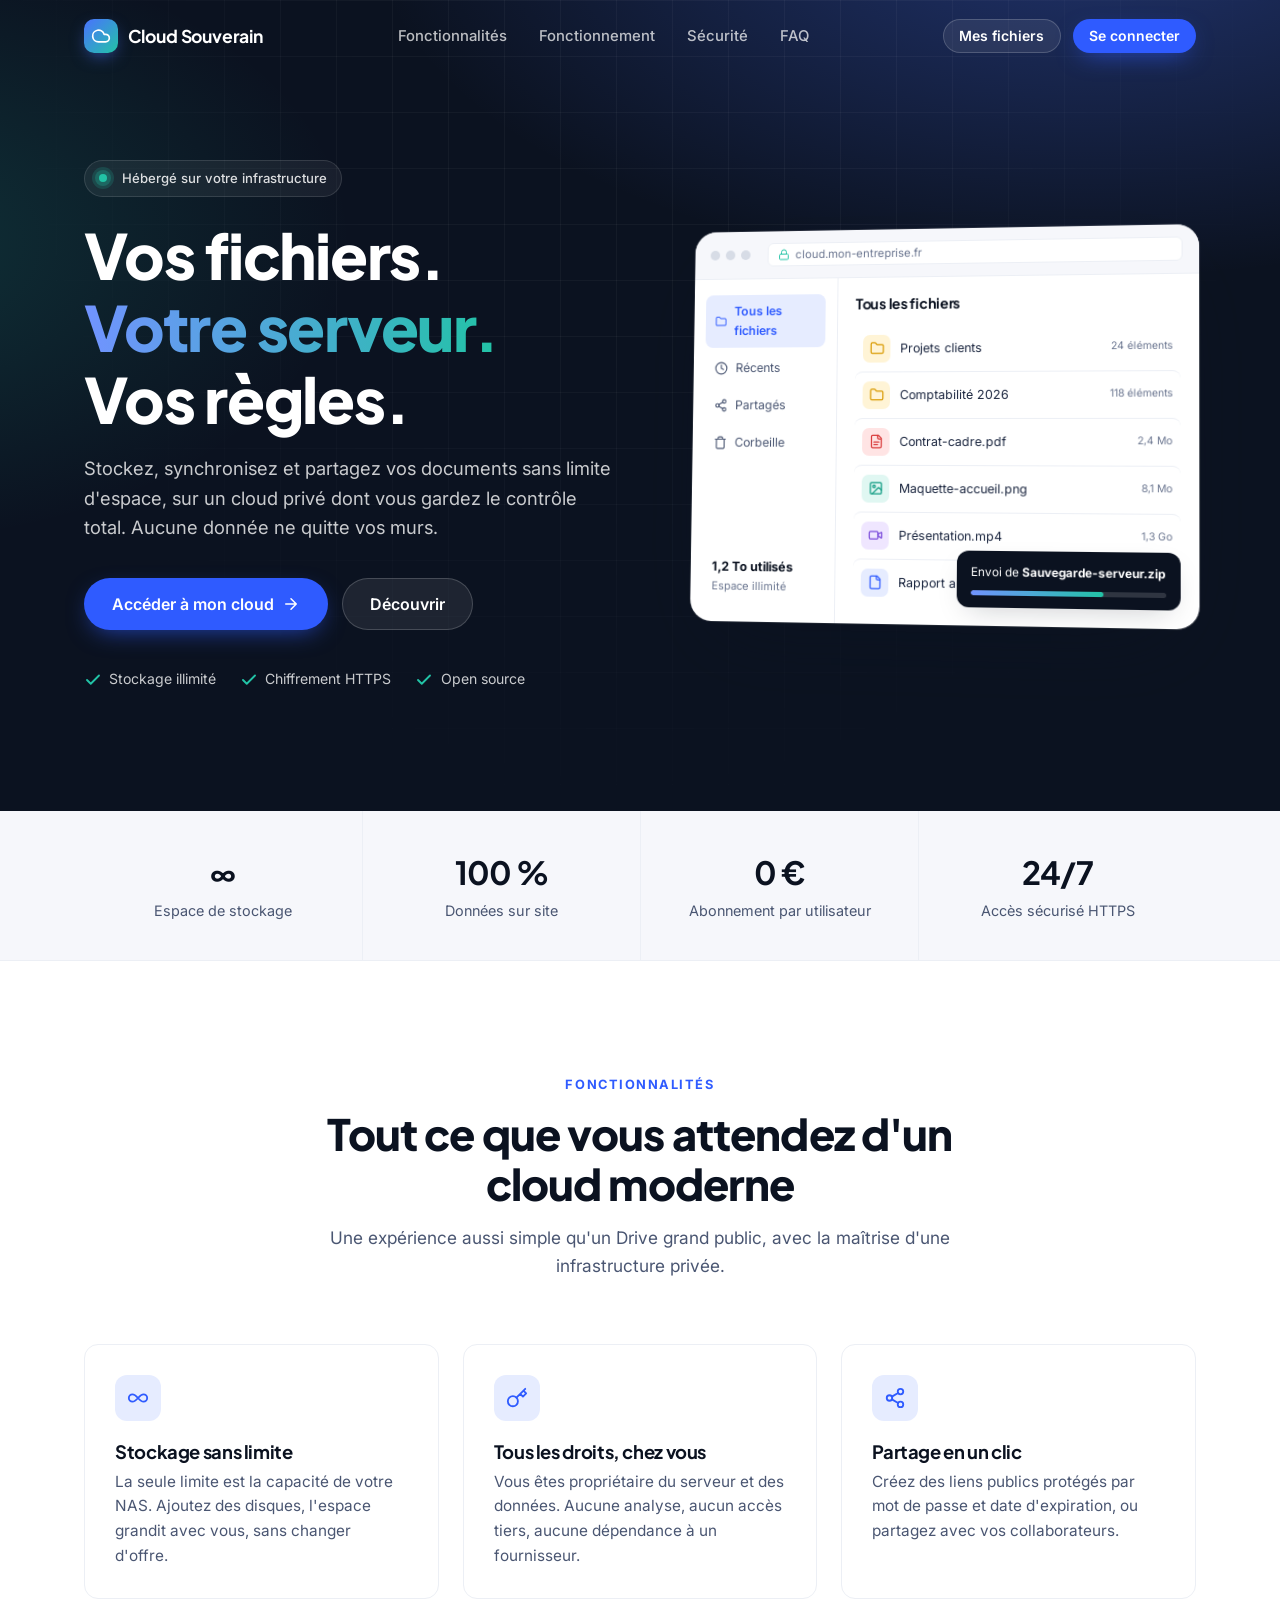
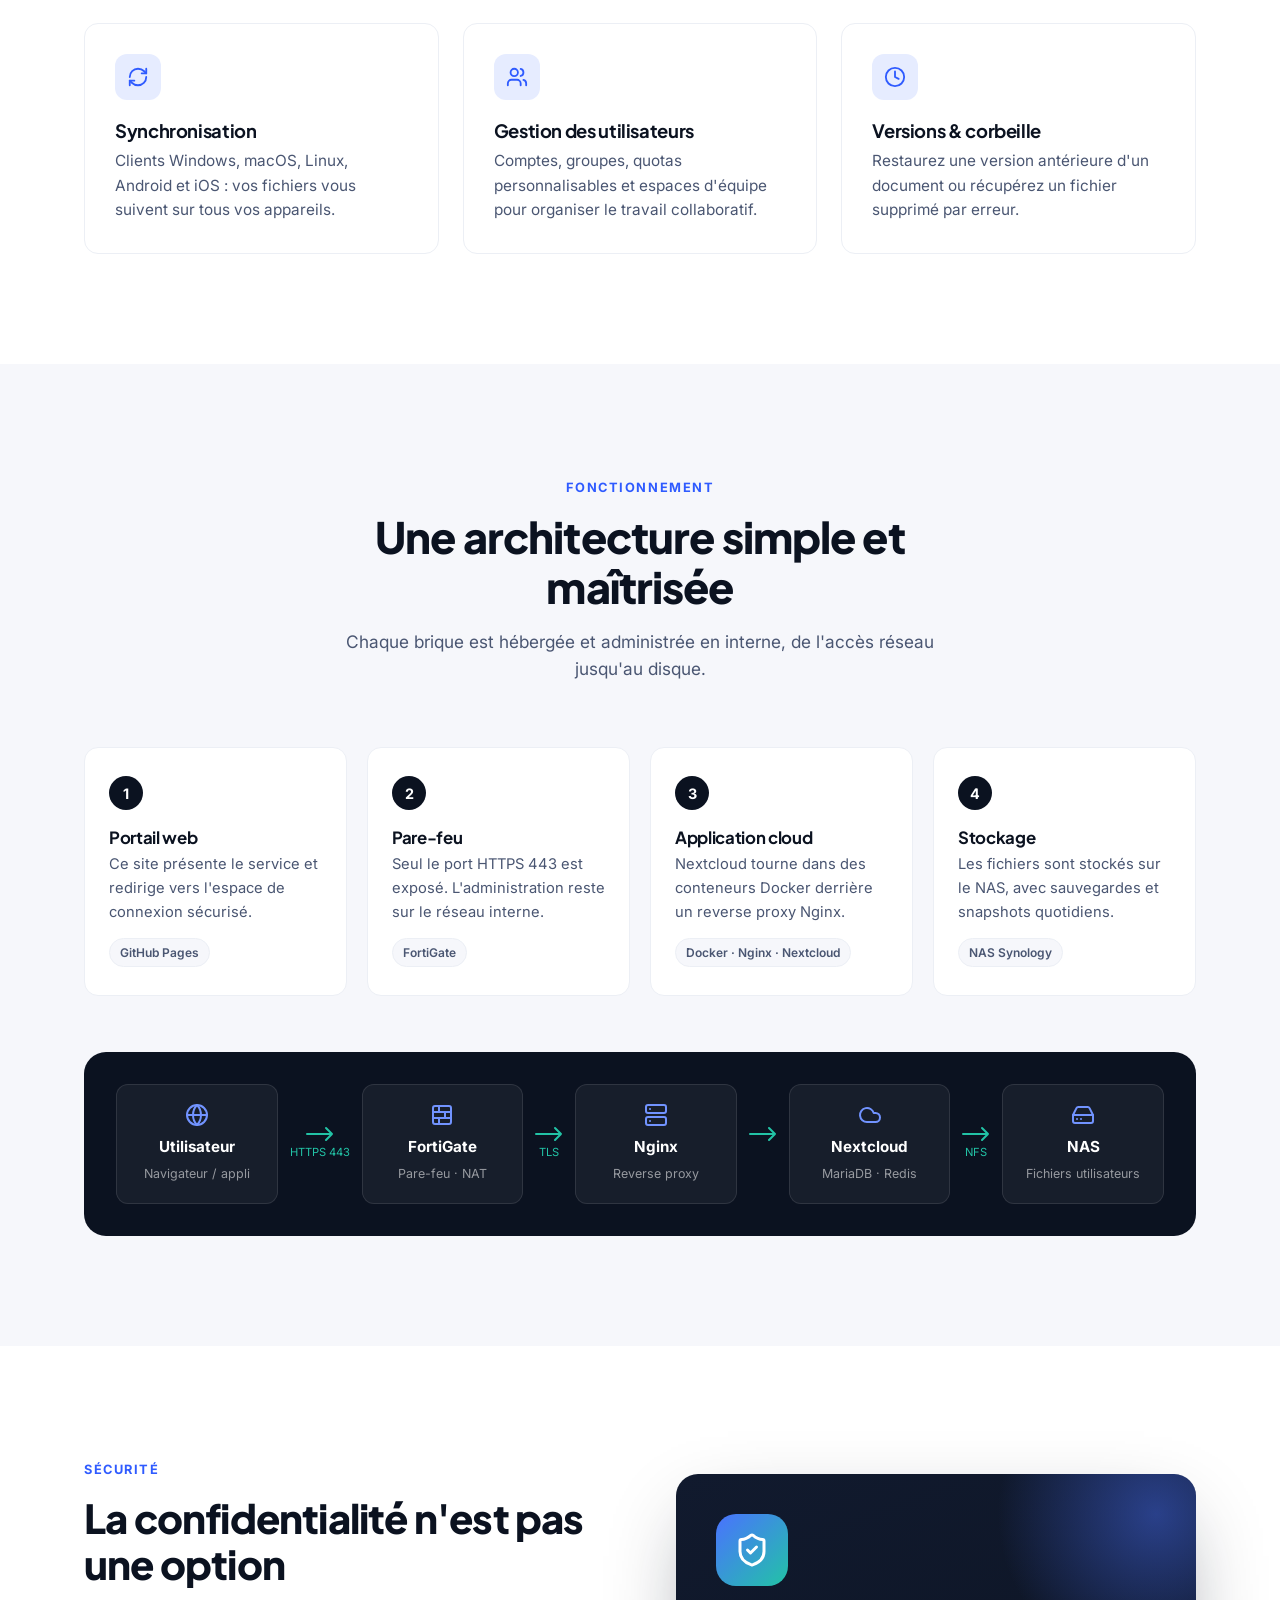
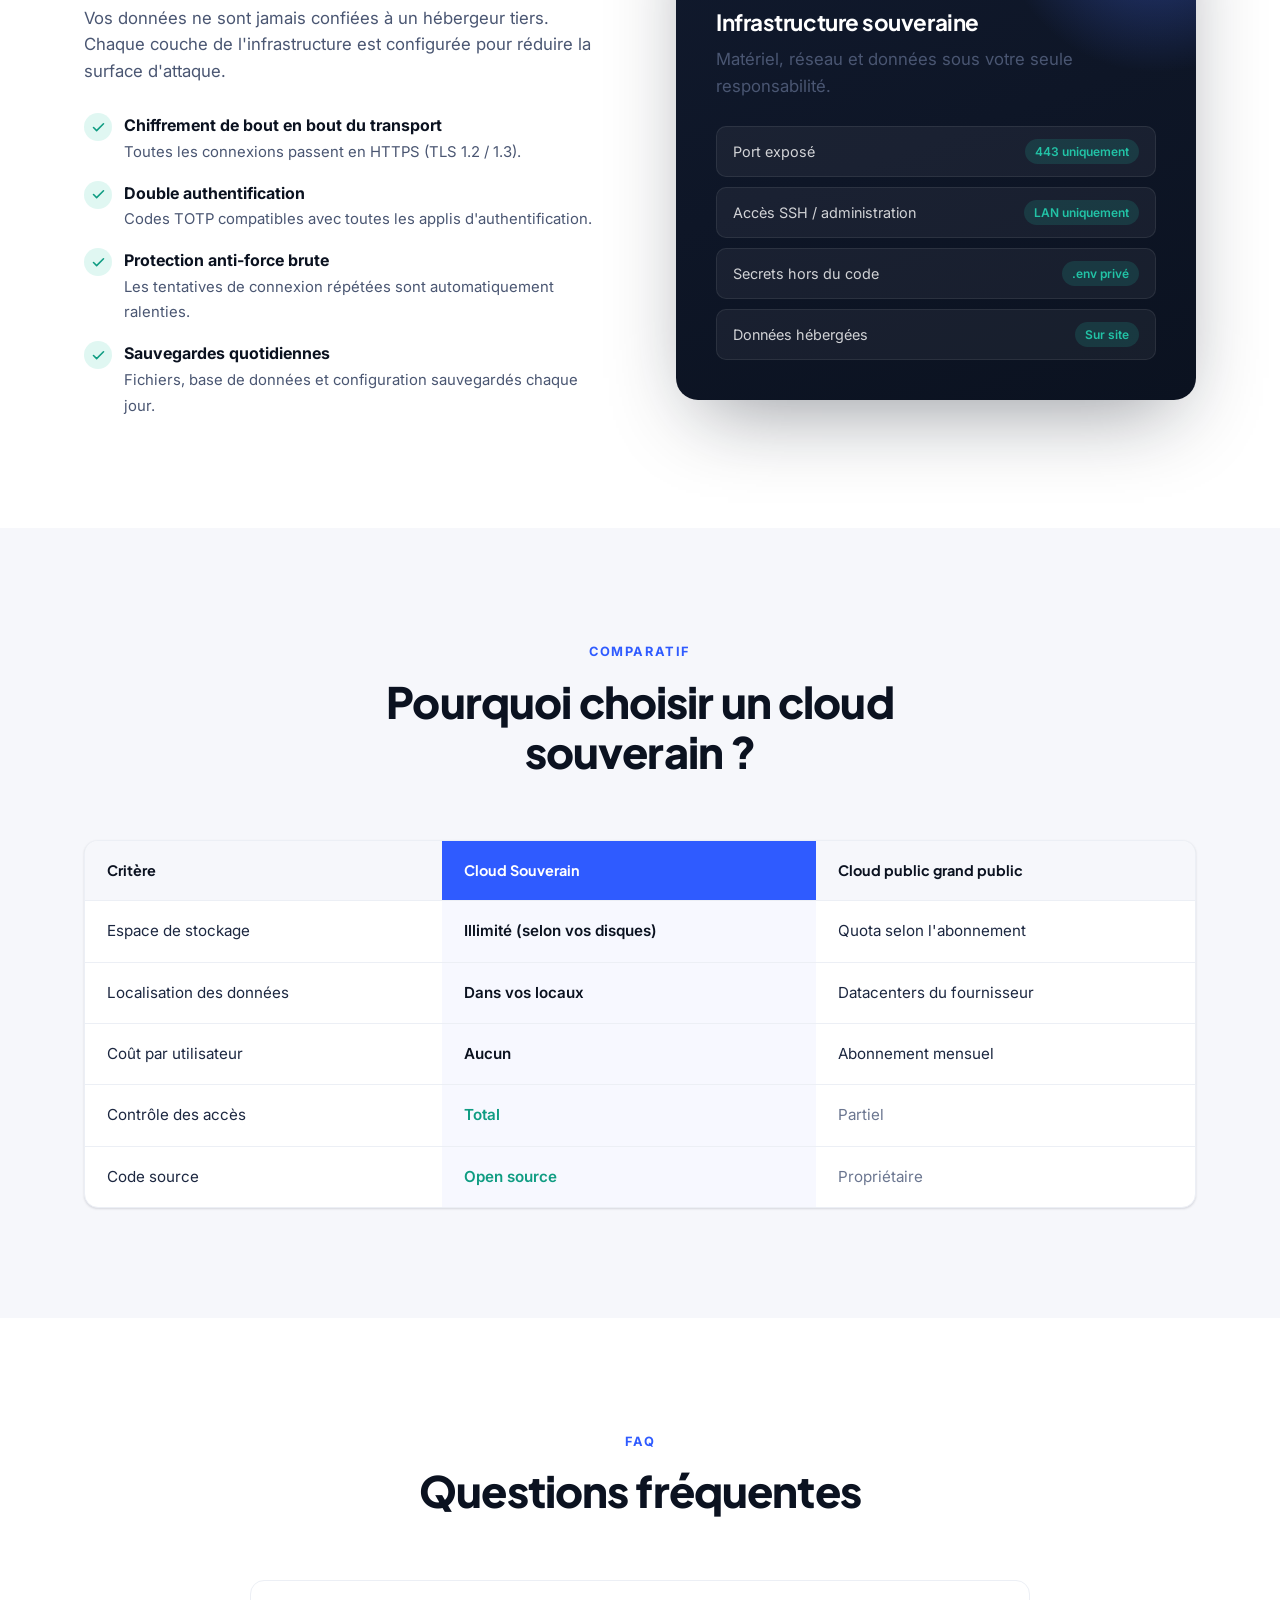
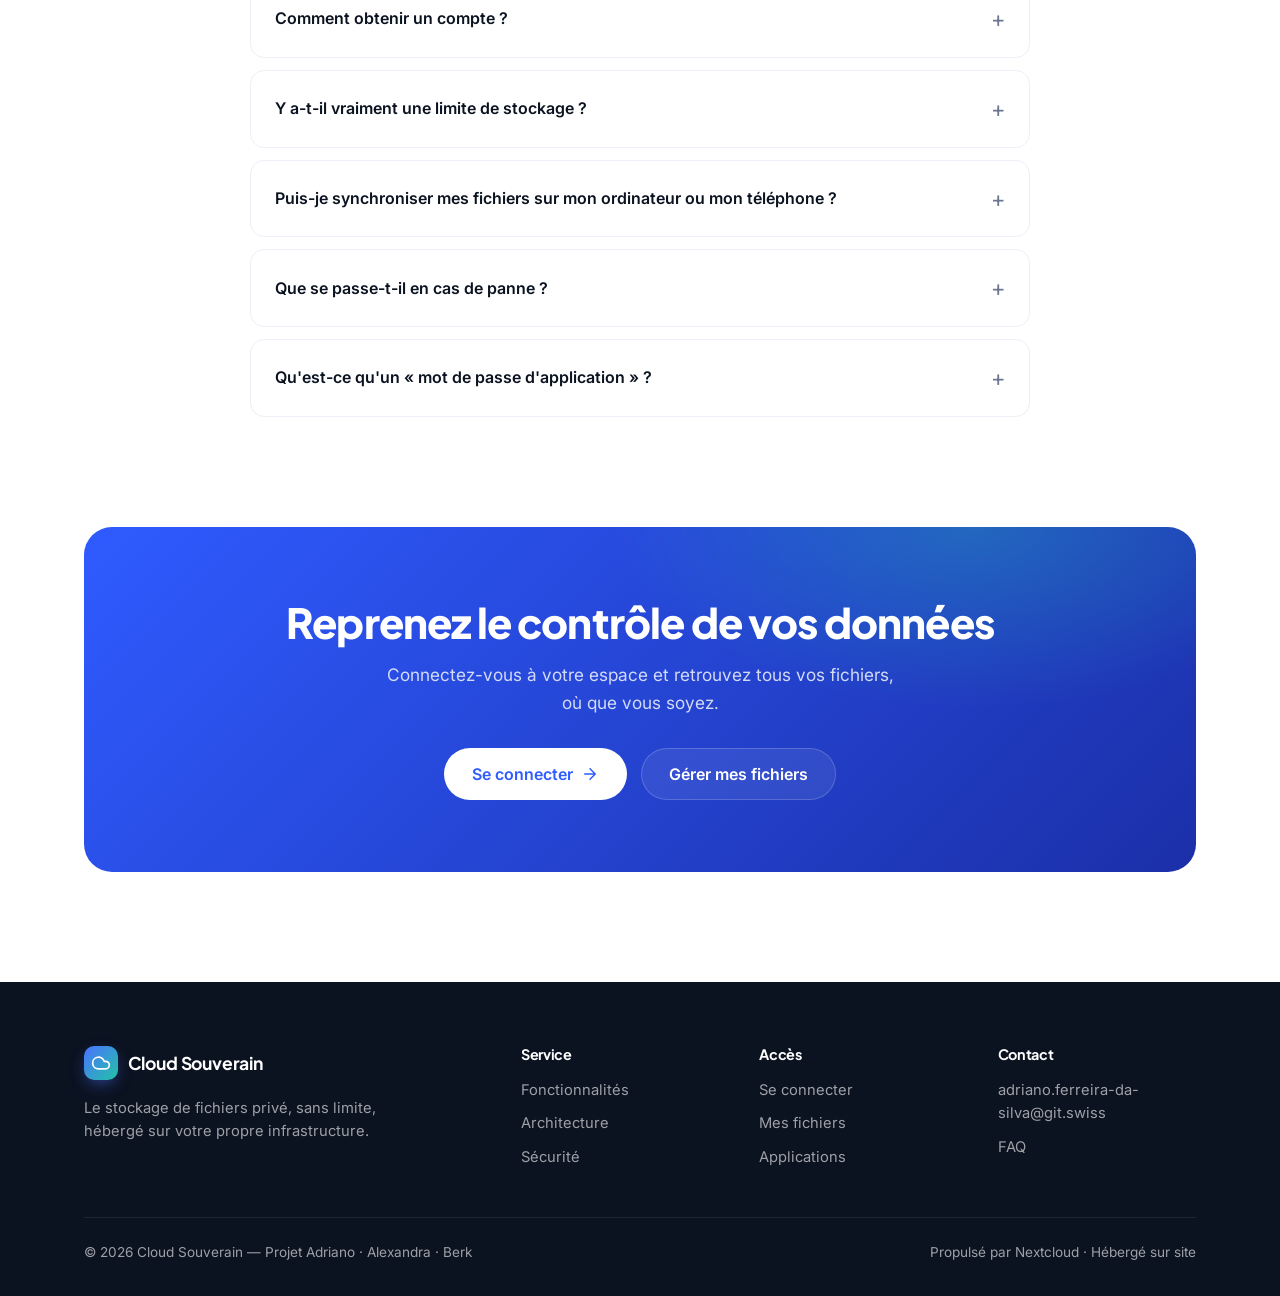
<file: site/index.html>
<!doctype html>
<html lang="fr">
<head>
  <meta charset="utf-8">
  <meta name="viewport" content="width=device-width, initial-scale=1, viewport-fit=cover">
  <title>Cloud Souverain — Vos fichiers, chez vous</title>
  <meta name="description" content="Cloud Souverain : stockage de fichiers privé, sans limite, hébergé sur votre propre infrastructure. L'alternative souveraine à Google Drive.">
  <meta name="theme-color" content="#0b1220">
  <link rel="icon" href="assets/favicon.svg" type="image/svg+xml">
  <link rel="preconnect" href="https://fonts.googleapis.com">
  <link rel="preconnect" href="https://fonts.gstatic.com" crossorigin>
  <link href="https://fonts.googleapis.com/css2?family=Inter:wght@400;500;600;700&family=Plus+Jakarta+Sans:wght@600;700;800&display=swap" rel="stylesheet">
  <link rel="stylesheet" href="assets/css/style.css">
</head>
<body>
<svg xmlns="http://www.w3.org/2000/svg" style="display:none" aria-hidden="true">
  <defs>
    <symbol id="i-cloud" viewBox="0 0 24 24" fill="none" stroke="currentColor" stroke-width="2" stroke-linecap="round" stroke-linejoin="round"><path d="M17.5 19H9a7 7 0 1 1 6.71-9h1.79a4.5 4.5 0 1 1 0 9Z"/></symbol>
    <symbol id="i-folder" viewBox="0 0 24 24" fill="none" stroke="currentColor" stroke-width="2" stroke-linecap="round" stroke-linejoin="round"><path d="M20 20a2 2 0 0 0 2-2V8a2 2 0 0 0-2-2h-7.9a2 2 0 0 1-1.69-.9L9.6 3.9A2 2 0 0 0 7.93 3H4a2 2 0 0 0-2 2v13a2 2 0 0 0 2 2Z"/></symbol>
    <symbol id="i-folder-plus" viewBox="0 0 24 24" fill="none" stroke="currentColor" stroke-width="2" stroke-linecap="round" stroke-linejoin="round"><path d="M20 20a2 2 0 0 0 2-2V8a2 2 0 0 0-2-2h-7.9a2 2 0 0 1-1.69-.9L9.6 3.9A2 2 0 0 0 7.93 3H4a2 2 0 0 0-2 2v13a2 2 0 0 0 2 2Z"/><path d="M12 10v6M9 13h6"/></symbol>
    <symbol id="i-file" viewBox="0 0 24 24" fill="none" stroke="currentColor" stroke-width="2" stroke-linecap="round" stroke-linejoin="round"><path d="M15 2H6a2 2 0 0 0-2 2v16a2 2 0 0 0 2 2h12a2 2 0 0 0 2-2V7Z"/><path d="M14 2v4a2 2 0 0 0 2 2h4"/></symbol>
    <symbol id="i-file-text" viewBox="0 0 24 24" fill="none" stroke="currentColor" stroke-width="2" stroke-linecap="round" stroke-linejoin="round"><path d="M15 2H6a2 2 0 0 0-2 2v16a2 2 0 0 0 2 2h12a2 2 0 0 0 2-2V7Z"/><path d="M14 2v4a2 2 0 0 0 2 2h4"/><path d="M8 13h8M8 17h6"/></symbol>
    <symbol id="i-image" viewBox="0 0 24 24" fill="none" stroke="currentColor" stroke-width="2" stroke-linecap="round" stroke-linejoin="round"><rect width="18" height="18" x="3" y="3" rx="2"/><circle cx="9" cy="9" r="2"/><path d="m21 15-3.09-3.09a2 2 0 0 0-2.82 0L6 21"/></symbol>
    <symbol id="i-video" viewBox="0 0 24 24" fill="none" stroke="currentColor" stroke-width="2" stroke-linecap="round" stroke-linejoin="round"><path d="m16 13 5.22 3.48a.5.5 0 0 0 .78-.42V7.94a.5.5 0 0 0-.75-.43L16 10.2"/><rect x="2" y="6" width="14" height="12" rx="2"/></symbol>
    <symbol id="i-archive" viewBox="0 0 24 24" fill="none" stroke="currentColor" stroke-width="2" stroke-linecap="round" stroke-linejoin="round"><rect width="20" height="5" x="2" y="3" rx="1"/><path d="M4 8v11a2 2 0 0 0 2 2h12a2 2 0 0 0 2-2V8M10 12h4"/></symbol>
    <symbol id="i-music" viewBox="0 0 24 24" fill="none" stroke="currentColor" stroke-width="2" stroke-linecap="round" stroke-linejoin="round"><path d="M9 18V5l12-2v13"/><circle cx="6" cy="18" r="3"/><circle cx="18" cy="16" r="3"/></symbol>
    <symbol id="i-lock" viewBox="0 0 24 24" fill="none" stroke="currentColor" stroke-width="2" stroke-linecap="round" stroke-linejoin="round"><rect width="18" height="11" x="3" y="11" rx="2"/><path d="M7 11V7a5 5 0 0 1 10 0v4"/></symbol>
    <symbol id="i-shield" viewBox="0 0 24 24" fill="none" stroke="currentColor" stroke-width="2" stroke-linecap="round" stroke-linejoin="round"><path d="M20 13c0 5-3.5 7.5-7.66 8.95a1 1 0 0 1-.67-.01C7.5 20.5 4 18 4 13V6a1 1 0 0 1 1-1c2 0 4.5-1.2 6.24-2.72a1.17 1.17 0 0 1 1.52 0C14.51 3.81 17 5 19 5a1 1 0 0 1 1 1z"/><path d="m9 12 2 2 4-4"/></symbol>
    <symbol id="i-check" viewBox="0 0 24 24" fill="none" stroke="currentColor" stroke-width="2.5" stroke-linecap="round" stroke-linejoin="round"><path d="M20 6 9 17l-5-5"/></symbol>
    <symbol id="i-infinity" viewBox="0 0 24 24" fill="none" stroke="currentColor" stroke-width="2" stroke-linecap="round" stroke-linejoin="round"><path d="M6 16c5 0 7-8 12-8a4 4 0 0 1 0 8c-5 0-7-8-12-8a4 4 0 1 0 0 8"/></symbol>
    <symbol id="i-share" viewBox="0 0 24 24" fill="none" stroke="currentColor" stroke-width="2" stroke-linecap="round" stroke-linejoin="round"><circle cx="18" cy="5" r="3"/><circle cx="6" cy="12" r="3"/><circle cx="18" cy="19" r="3"/><path d="m8.59 13.51 6.83 3.98M15.41 6.51l-6.82 3.98"/></symbol>
    <symbol id="i-sync" viewBox="0 0 24 24" fill="none" stroke="currentColor" stroke-width="2" stroke-linecap="round" stroke-linejoin="round"><path d="M3 12a9 9 0 0 1 9-9 9.75 9.75 0 0 1 6.74 2.74L21 8"/><path d="M21 3v5h-5"/><path d="M21 12a9 9 0 0 1-9 9 9.75 9.75 0 0 1-6.74-2.74L3 16"/><path d="M8 16H3v5"/></symbol>
    <symbol id="i-users" viewBox="0 0 24 24" fill="none" stroke="currentColor" stroke-width="2" stroke-linecap="round" stroke-linejoin="round"><path d="M16 21v-2a4 4 0 0 0-4-4H6a4 4 0 0 0-4 4v2"/><circle cx="9" cy="7" r="4"/><path d="M22 21v-2a4 4 0 0 0-3-3.87M16 3.13a4 4 0 0 1 0 7.75"/></symbol>
    <symbol id="i-server" viewBox="0 0 24 24" fill="none" stroke="currentColor" stroke-width="2" stroke-linecap="round" stroke-linejoin="round"><rect width="20" height="8" x="2" y="2" rx="2"/><rect width="20" height="8" x="2" y="14" rx="2"/><path d="M6 6h.01M6 18h.01"/></symbol>
    <symbol id="i-drive" viewBox="0 0 24 24" fill="none" stroke="currentColor" stroke-width="2" stroke-linecap="round" stroke-linejoin="round"><path d="M22 12H2"/><path d="M5.45 5.11 2 12v6a2 2 0 0 0 2 2h16a2 2 0 0 0 2-2v-6l-3.45-6.89A2 2 0 0 0 16.76 4H7.24a2 2 0 0 0-1.79 1.11z"/><path d="M6 16h.01M10 16h.01"/></symbol>
    <symbol id="i-globe" viewBox="0 0 24 24" fill="none" stroke="currentColor" stroke-width="2" stroke-linecap="round" stroke-linejoin="round"><circle cx="12" cy="12" r="10"/><path d="M12 2a14.5 14.5 0 0 0 0 20 14.5 14.5 0 0 0 0-20M2 12h20"/></symbol>
    <symbol id="i-wall" viewBox="0 0 24 24" fill="none" stroke="currentColor" stroke-width="2" stroke-linecap="round" stroke-linejoin="round"><rect width="18" height="18" x="3" y="3" rx="2"/><path d="M3 9h18M3 15h18M9 3v6M15 9v6M9 15v6"/></symbol>
    <symbol id="i-database" viewBox="0 0 24 24" fill="none" stroke="currentColor" stroke-width="2" stroke-linecap="round" stroke-linejoin="round"><ellipse cx="12" cy="5" rx="9" ry="3"/><path d="M3 5v14a9 3 0 0 0 18 0V5M3 12a9 3 0 0 0 18 0"/></symbol>
    <symbol id="i-upload" viewBox="0 0 24 24" fill="none" stroke="currentColor" stroke-width="2" stroke-linecap="round" stroke-linejoin="round"><path d="M21 15v4a2 2 0 0 1-2 2H5a2 2 0 0 1-2-2v-4"/><path d="M17 8l-5-5-5 5M12 3v12"/></symbol>
    <symbol id="i-download" viewBox="0 0 24 24" fill="none" stroke="currentColor" stroke-width="2" stroke-linecap="round" stroke-linejoin="round"><path d="M21 15v4a2 2 0 0 1-2 2H5a2 2 0 0 1-2-2v-4"/><path d="m7 10 5 5 5-5M12 15V3"/></symbol>
    <symbol id="i-trash" viewBox="0 0 24 24" fill="none" stroke="currentColor" stroke-width="2" stroke-linecap="round" stroke-linejoin="round"><path d="M3 6h18M19 6v14c0 1-1 2-2 2H7c-1 0-2-1-2-2V6M8 6V4c0-1 1-2 2-2h4c1 0 2 1 2 2v2"/></symbol>
    <symbol id="i-edit" viewBox="0 0 24 24" fill="none" stroke="currentColor" stroke-width="2" stroke-linecap="round" stroke-linejoin="round"><path d="M21.17 6.81a1 1 0 0 0-3.98-3.98L3.84 16.17a2 2 0 0 0-.5.83l-1.32 4.35a.5.5 0 0 0 .62.62l4.35-1.32a2 2 0 0 0 .83-.5z"/></symbol>
    <symbol id="i-search" viewBox="0 0 24 24" fill="none" stroke="currentColor" stroke-width="2" stroke-linecap="round" stroke-linejoin="round"><circle cx="11" cy="11" r="8"/><path d="m21 21-4.3-4.3"/></symbol>
    <symbol id="i-logout" viewBox="0 0 24 24" fill="none" stroke="currentColor" stroke-width="2" stroke-linecap="round" stroke-linejoin="round"><path d="M9 21H5a2 2 0 0 1-2-2V5a2 2 0 0 1 2-2h4M16 17l5-5-5-5M21 12H9"/></symbol>
    <symbol id="i-menu" viewBox="0 0 24 24" fill="none" stroke="currentColor" stroke-width="2" stroke-linecap="round" stroke-linejoin="round"><path d="M4 6h16M4 12h16M4 18h16"/></symbol>
    <symbol id="i-x" viewBox="0 0 24 24" fill="none" stroke="currentColor" stroke-width="2" stroke-linecap="round" stroke-linejoin="round"><path d="M18 6 6 18M6 6l12 12"/></symbol>
    <symbol id="i-arrow-right" viewBox="0 0 24 24" fill="none" stroke="currentColor" stroke-width="2" stroke-linecap="round" stroke-linejoin="round"><path d="M5 12h14M12 5l7 7-7 7"/></symbol>
    <symbol id="i-home" viewBox="0 0 24 24" fill="none" stroke="currentColor" stroke-width="2" stroke-linecap="round" stroke-linejoin="round"><path d="M15 21v-8a1 1 0 0 0-1-1h-4a1 1 0 0 0-1 1v8"/><path d="M3 10a2 2 0 0 1 .709-1.528l7-5.999a2 2 0 0 1 2.582 0l7 5.999A2 2 0 0 1 21 10v9a2 2 0 0 1-2 2H5a2 2 0 0 1-2-2z"/></symbol>
    <symbol id="i-clock" viewBox="0 0 24 24" fill="none" stroke="currentColor" stroke-width="2" stroke-linecap="round" stroke-linejoin="round"><circle cx="12" cy="12" r="10"/><path d="M12 6v6l4 2"/></symbol>
    <symbol id="i-key" viewBox="0 0 24 24" fill="none" stroke="currentColor" stroke-width="2" stroke-linecap="round" stroke-linejoin="round"><circle cx="7.5" cy="15.5" r="5.5"/><path d="m21 2-9.6 9.6M15.5 7.5l3 3L22 7l-3-3"/></symbol>
    <symbol id="i-phone" viewBox="0 0 24 24" fill="none" stroke="currentColor" stroke-width="2" stroke-linecap="round" stroke-linejoin="round"><rect width="14" height="20" x="5" y="2" rx="2"/><path d="M12 18h.01"/></symbol>
    <symbol id="i-external" viewBox="0 0 24 24" fill="none" stroke="currentColor" stroke-width="2" stroke-linecap="round" stroke-linejoin="round"><path d="M15 3h6v6M10 14 21 3M18 13v6a2 2 0 0 1-2 2H5a2 2 0 0 1-2-2V8a2 2 0 0 1 2-2h6"/></symbol>
    <symbol id="i-arrow-long" viewBox="0 0 28 16" fill="none" stroke="currentColor" stroke-width="2" stroke-linecap="round" stroke-linejoin="round"><path d="M1 8h25M20 2l6 6-6 6"/></symbol>
  </defs>
</svg>

<!-- ============ NAVIGATION ============ -->
<header class="nav" id="nav">
  <div class="container nav-inner">
    <a href="#" class="logo" aria-label="Accueil">
      <span class="logo-mark"><svg><use href="#i-cloud"/></svg></span>
      <span data-brand>Cloud Souverain</span>
    </a>
    <ul class="nav-links" id="nav-links">
      <li><a href="#fonctionnalites">Fonctionnalités</a></li>
      <li><a href="#fonctionnement">Fonctionnement</a></li>
      <li><a href="#securite">Sécurité</a></li>
      <li><a href="#faq">FAQ</a></li>
    </ul>
    <div class="nav-actions">
      <a href="fichiers.html" class="btn btn-ghost btn-sm">Mes fichiers</a>
      <a href="#" class="btn btn-primary btn-sm" data-login>Se connecter</a>
      <button class="nav-toggle" id="nav-toggle" aria-label="Ouvrir le menu" aria-expanded="false" aria-controls="nav-links">
        <svg><use href="#i-menu"/></svg>
      </button>
    </div>
  </div>
</header>

<main>
<!-- ============ HERO ============ -->
<section class="hero">
  <div class="container hero-grid">
    <div>
      <span class="eyebrow"><span class="dot"></span>Hébergé sur votre infrastructure</span>
      <h1>Vos fichiers.<br><span class="grad">Votre serveur.</span><br>Vos règles.</h1>
      <p class="hero-lead">Stockez, synchronisez et partagez vos documents sans limite d'espace, sur un cloud privé dont vous gardez le contrôle total. Aucune donnée ne quitte vos murs.</p>
      <div class="hero-cta">
        <a href="#" class="btn btn-primary btn-lg" data-login>Accéder à mon cloud <svg><use href="#i-arrow-right"/></svg></a>
        <a href="#fonctionnalites" class="btn btn-ghost btn-lg">Découvrir</a>
      </div>
      <div class="hero-proof">
        <span><svg><use href="#i-check"/></svg>Stockage illimité</span>
        <span><svg><use href="#i-check"/></svg>Chiffrement HTTPS</span>
        <span><svg><use href="#i-check"/></svg>Open source</span>
      </div>
    </div>

    <div class="mockup" aria-hidden="true">
      <div class="mockup-bar">
        <i></i><i></i><i></i>
        <div class="url"><svg><use href="#i-lock"/></svg>cloud.mon-entreprise.fr</div>
      </div>
      <div class="mockup-body">
        <div class="mockup-side">
          <div class="active"><svg><use href="#i-folder"/></svg>Tous les fichiers</div>
          <div><svg><use href="#i-clock"/></svg>Récents</div>
          <div><svg><use href="#i-share"/></svg>Partagés</div>
          <div><svg><use href="#i-trash"/></svg>Corbeille</div>
          <span class="quota"><b>1,2 To utilisés</b>Espace illimité</span>
        </div>
        <div class="mockup-main">
          <h4>Tous les fichiers</h4>
          <div class="mock-row"><span class="ficon folder"><svg><use href="#i-folder"/></svg></span><span>Projets clients</span><small>24 éléments</small></div>
          <div class="mock-row"><span class="ficon folder"><svg><use href="#i-folder"/></svg></span><span>Comptabilité 2026</span><small>118 éléments</small></div>
          <div class="mock-row"><span class="ficon pdf"><svg><use href="#i-file-text"/></svg></span><span>Contrat-cadre.pdf</span><small>2,4 Mo</small></div>
          <div class="mock-row"><span class="ficon img"><svg><use href="#i-image"/></svg></span><span>Maquette-accueil.png</span><small>8,1 Mo</small></div>
          <div class="mock-row"><span class="ficon vid"><svg><use href="#i-video"/></svg></span><span>Présentation.mp4</span><small>1,3 Go</small></div>
          <div class="mock-row"><span class="ficon doc"><svg><use href="#i-file"/></svg></span><span>Rapport annuel.docx</span><small>540 Ko</small></div>
        </div>
      </div>
      <div class="mock-upload">
        Envoi de <b>Sauvegarde-serveur.zip</b>
        <div class="bar"><span></span></div>
      </div>
    </div>
  </div>
</section>

<!-- ============ CHIFFRES ============ -->
<section class="stats">
  <div class="container stats-grid">
    <div class="stat"><strong>∞</strong><span>Espace de stockage</span></div>
    <div class="stat"><strong>100 %</strong><span>Données sur site</span></div>
    <div class="stat"><strong>0 €</strong><span>Abonnement par utilisateur</span></div>
    <div class="stat"><strong>24/7</strong><span>Accès sécurisé HTTPS</span></div>
  </div>
</section>

<!-- ============ FONCTIONNALITÉS ============ -->
<section class="section" id="fonctionnalites">
  <div class="container">
    <div class="section-head reveal">
      <span class="kicker">Fonctionnalités</span>
      <h2>Tout ce que vous attendez d'un cloud moderne</h2>
      <p>Une expérience aussi simple qu'un Drive grand public, avec la maîtrise d'une infrastructure privée.</p>
    </div>
    <div class="features">
      <article class="feature reveal">
        <div class="feature-icon"><svg><use href="#i-infinity"/></svg></div>
        <h3>Stockage sans limite</h3>
        <p>La seule limite est la capacité de votre NAS. Ajoutez des disques, l'espace grandit avec vous, sans changer d'offre.</p>
      </article>
      <article class="feature reveal">
        <div class="feature-icon"><svg><use href="#i-key"/></svg></div>
        <h3>Tous les droits, chez vous</h3>
        <p>Vous êtes propriétaire du serveur et des données. Aucune analyse, aucun accès tiers, aucune dépendance à un fournisseur.</p>
      </article>
      <article class="feature reveal">
        <div class="feature-icon"><svg><use href="#i-share"/></svg></div>
        <h3>Partage en un clic</h3>
        <p>Créez des liens publics protégés par mot de passe et date d'expiration, ou partagez avec vos collaborateurs.</p>
      </article>
      <article class="feature reveal">
        <div class="feature-icon"><svg><use href="#i-sync"/></svg></div>
        <h3>Synchronisation</h3>
        <p>Clients Windows, macOS, Linux, Android et iOS : vos fichiers vous suivent sur tous vos appareils.</p>
      </article>
      <article class="feature reveal">
        <div class="feature-icon"><svg><use href="#i-users"/></svg></div>
        <h3>Gestion des utilisateurs</h3>
        <p>Comptes, groupes, quotas personnalisables et espaces d'équipe pour organiser le travail collaboratif.</p>
      </article>
      <article class="feature reveal">
        <div class="feature-icon"><svg><use href="#i-clock"/></svg></div>
        <h3>Versions & corbeille</h3>
        <p>Restaurez une version antérieure d'un document ou récupérez un fichier supprimé par erreur.</p>
      </article>
    </div>
  </div>
</section>

<!-- ============ FONCTIONNEMENT ============ -->
<section class="section section-alt" id="fonctionnement">
  <div class="container">
    <div class="section-head reveal">
      <span class="kicker">Fonctionnement</span>
      <h2>Une architecture simple et maîtrisée</h2>
      <p>Chaque brique est hébergée et administrée en interne, de l'accès réseau jusqu'au disque.</p>
    </div>
    <div class="steps">
      <div class="step reveal">
        <div class="step-num">1</div>
        <h3>Portail web</h3>
        <p>Ce site présente le service et redirige vers l'espace de connexion sécurisé.</p>
        <span class="tag">GitHub Pages</span>
      </div>
      <div class="step reveal">
        <div class="step-num">2</div>
        <h3>Pare-feu</h3>
        <p>Seul le port HTTPS 443 est exposé. L'administration reste sur le réseau interne.</p>
        <span class="tag">FortiGate</span>
      </div>
      <div class="step reveal">
        <div class="step-num">3</div>
        <h3>Application cloud</h3>
        <p>Nextcloud tourne dans des conteneurs Docker derrière un reverse proxy Nginx.</p>
        <span class="tag">Docker · Nginx · Nextcloud</span>
      </div>
      <div class="step reveal">
        <div class="step-num">4</div>
        <h3>Stockage</h3>
        <p>Les fichiers sont stockés sur le NAS, avec sauvegardes et snapshots quotidiens.</p>
        <span class="tag">NAS Synology</span>
      </div>
    </div>

    <div class="archi reveal" role="img" aria-label="Schéma : Utilisateur, puis pare-feu en HTTPS, puis Nginx, puis Nextcloud, puis NAS en NFS">
      <div class="archi-flow">
        <div class="archi-node"><svg><use href="#i-globe"/></svg><b>Utilisateur</b><small>Navigateur / appli</small></div>
        <div class="archi-arrow"><svg><use href="#i-arrow-long"/></svg>HTTPS 443</div>
        <div class="archi-node"><svg><use href="#i-wall"/></svg><b>FortiGate</b><small>Pare-feu · NAT</small></div>
        <div class="archi-arrow"><svg><use href="#i-arrow-long"/></svg>TLS</div>
        <div class="archi-node"><svg><use href="#i-server"/></svg><b>Nginx</b><small>Reverse proxy</small></div>
        <div class="archi-arrow"><svg><use href="#i-arrow-long"/></svg>&nbsp;</div>
        <div class="archi-node"><svg><use href="#i-cloud"/></svg><b>Nextcloud</b><small>MariaDB · Redis</small></div>
        <div class="archi-arrow"><svg><use href="#i-arrow-long"/></svg>NFS</div>
        <div class="archi-node"><svg><use href="#i-drive"/></svg><b>NAS</b><small>Fichiers utilisateurs</small></div>
      </div>
    </div>
  </div>
</section>

<!-- ============ SÉCURITÉ ============ -->
<section class="section" id="securite">
  <div class="container split">
    <div class="reveal">
      <span class="kicker">Sécurité</span>
      <h2>La confidentialité n'est pas une option</h2>
      <p>Vos données ne sont jamais confiées à un hébergeur tiers. Chaque couche de l'infrastructure est configurée pour réduire la surface d'attaque.</p>
      <ul class="checklist">
        <li><span class="ck"><svg><use href="#i-check"/></svg></span><div><b>Chiffrement de bout en bout du transport</b><span>Toutes les connexions passent en HTTPS (TLS 1.2 / 1.3).</span></div></li>
        <li><span class="ck"><svg><use href="#i-check"/></svg></span><div><b>Double authentification</b><span>Codes TOTP compatibles avec toutes les applis d'authentification.</span></div></li>
        <li><span class="ck"><svg><use href="#i-check"/></svg></span><div><b>Protection anti-force brute</b><span>Les tentatives de connexion répétées sont automatiquement ralenties.</span></div></li>
        <li><span class="ck"><svg><use href="#i-check"/></svg></span><div><b>Sauvegardes quotidiennes</b><span>Fichiers, base de données et configuration sauvegardés chaque jour.</span></div></li>
      </ul>
    </div>
    <div class="shield-card reveal">
      <div class="big"><svg><use href="#i-shield"/></svg></div>
      <h3>Infrastructure souveraine</h3>
      <p>Matériel, réseau et données sous votre seule responsabilité.</p>
      <div class="shield-list">
        <div>Port exposé <span class="pill-ok">443 uniquement</span></div>
        <div>Accès SSH / administration <span class="pill-ok">LAN uniquement</span></div>
        <div>Secrets hors du code <span class="pill-ok">.env privé</span></div>
        <div>Données hébergées <span class="pill-ok">Sur site</span></div>
      </div>
    </div>
  </div>
</section>

<!-- ============ COMPARATIF ============ -->
<section class="section section-alt">
  <div class="container">
    <div class="section-head reveal">
      <span class="kicker">Comparatif</span>
      <h2>Pourquoi choisir un cloud souverain ?</h2>
    </div>
    <div class="table-wrap reveal">
      <table class="compare">
        <thead>
          <tr><th>Critère</th><th class="us" data-brand>Cloud Souverain</th><th>Cloud public grand public</th></tr>
        </thead>
        <tbody>
          <tr><td>Espace de stockage</td><td class="us">Illimité (selon vos disques)</td><td>Quota selon l'abonnement</td></tr>
          <tr><td>Localisation des données</td><td class="us">Dans vos locaux</td><td>Datacenters du fournisseur</td></tr>
          <tr><td>Coût par utilisateur</td><td class="us">Aucun</td><td>Abonnement mensuel</td></tr>
          <tr><td>Contrôle des accès</td><td class="us"><span class="yes">Total</span></td><td><span class="no">Partiel</span></td></tr>
          <tr><td>Code source</td><td class="us"><span class="yes">Open source</span></td><td><span class="no">Propriétaire</span></td></tr>
        </tbody>
      </table>
    </div>
  </div>
</section>

<!-- ============ FAQ ============ -->
<section class="section" id="faq">
  <div class="container">
    <div class="section-head reveal">
      <span class="kicker">FAQ</span>
      <h2>Questions fréquentes</h2>
    </div>
    <div class="faq">
      <details class="reveal">
        <summary>Comment obtenir un compte ?</summary>
        <p>Les comptes sont créés par l'administrateur du service. Contactez-le pour recevoir vos identifiants, puis cliquez sur « Se connecter ».</p>
      </details>
      <details class="reveal">
        <summary>Y a-t-il vraiment une limite de stockage ?</summary>
        <p>Aucune limite logicielle n'est imposée par défaut : l'espace disponible dépend uniquement de la capacité du NAS, extensible à tout moment.</p>
      </details>
      <details class="reveal">
        <summary>Puis-je synchroniser mes fichiers sur mon ordinateur ou mon téléphone ?</summary>
        <p>Oui. Installez le client de bureau ou l'application mobile Nextcloud et indiquez l'adresse du serveur : vos dossiers se synchronisent automatiquement.</p>
      </details>
      <details class="reveal">
        <summary>Que se passe-t-il en cas de panne ?</summary>
        <p>Les fichiers, la base de données et la configuration sont sauvegardés chaque jour sur le NAS, ce qui permet une restauration rapide du service.</p>
      </details>
      <details class="reveal">
        <summary>Qu'est-ce qu'un « mot de passe d'application » ?</summary>
        <p>C'est un mot de passe dédié, créé dans Nextcloud (Paramètres › Sécurité), à utiliser dans les applications et sur la page « Mes fichiers ». Il est indispensable si la double authentification est activée.</p>
      </details>
    </div>
  </div>
</section>

<!-- ============ CTA ============ -->
<section class="cta">
  <div class="container">
    <div class="cta-box reveal">
      <h2>Reprenez le contrôle de vos données</h2>
      <p>Connectez-vous à votre espace et retrouvez tous vos fichiers, où que vous soyez.</p>
      <div class="hero-cta" style="justify-content:center;margin-top:0">
        <a href="#" class="btn btn-primary btn-lg" data-login>Se connecter <svg><use href="#i-arrow-right"/></svg></a>
        <a href="fichiers.html" class="btn btn-ghost btn-lg">Gérer mes fichiers</a>
      </div>
    </div>
  </div>
</section>
</main>

<!-- ============ FOOTER ============ -->
<footer class="footer">
  <div class="container">
    <div class="footer-grid">
      <div class="footer-about">
        <a href="#" class="logo"><span class="logo-mark"><svg><use href="#i-cloud"/></svg></span><span data-brand>Cloud Souverain</span></a>
        <p>Le stockage de fichiers privé, sans limite, hébergé sur votre propre infrastructure.</p>
      </div>
      <div>
        <h4>Service</h4>
        <ul>
          <li><a href="#fonctionnalites">Fonctionnalités</a></li>
          <li><a href="#fonctionnement">Architecture</a></li>
          <li><a href="#securite">Sécurité</a></li>
        </ul>
      </div>
      <div>
        <h4>Accès</h4>
        <ul>
          <li><a href="#" data-login>Se connecter</a></li>
          <li><a href="fichiers.html">Mes fichiers</a></li>
          <li><a href="https://nextcloud.com/install/#install-clients" target="_blank" rel="noopener">Applications</a></li>
        </ul>
      </div>
      <div>
        <h4>Contact</h4>
        <ul>
          <li><span data-contact>contact@exemple.fr</span></li>
          <li><a href="#faq">FAQ</a></li>
        </ul>
      </div>
    </div>
    <div class="footer-bottom">
      <span>© <span id="year">2026</span> <span data-brand>Cloud Souverain</span> — Projet Adriano · Alexandra · Berk</span>
      <span>Propulsé par Nextcloud · Hébergé sur site</span>
    </div>
  </div>
</footer>

<script src="assets/js/config.js"></script>
<script src="assets/js/main.js"></script>
</body>
</html>
</file>
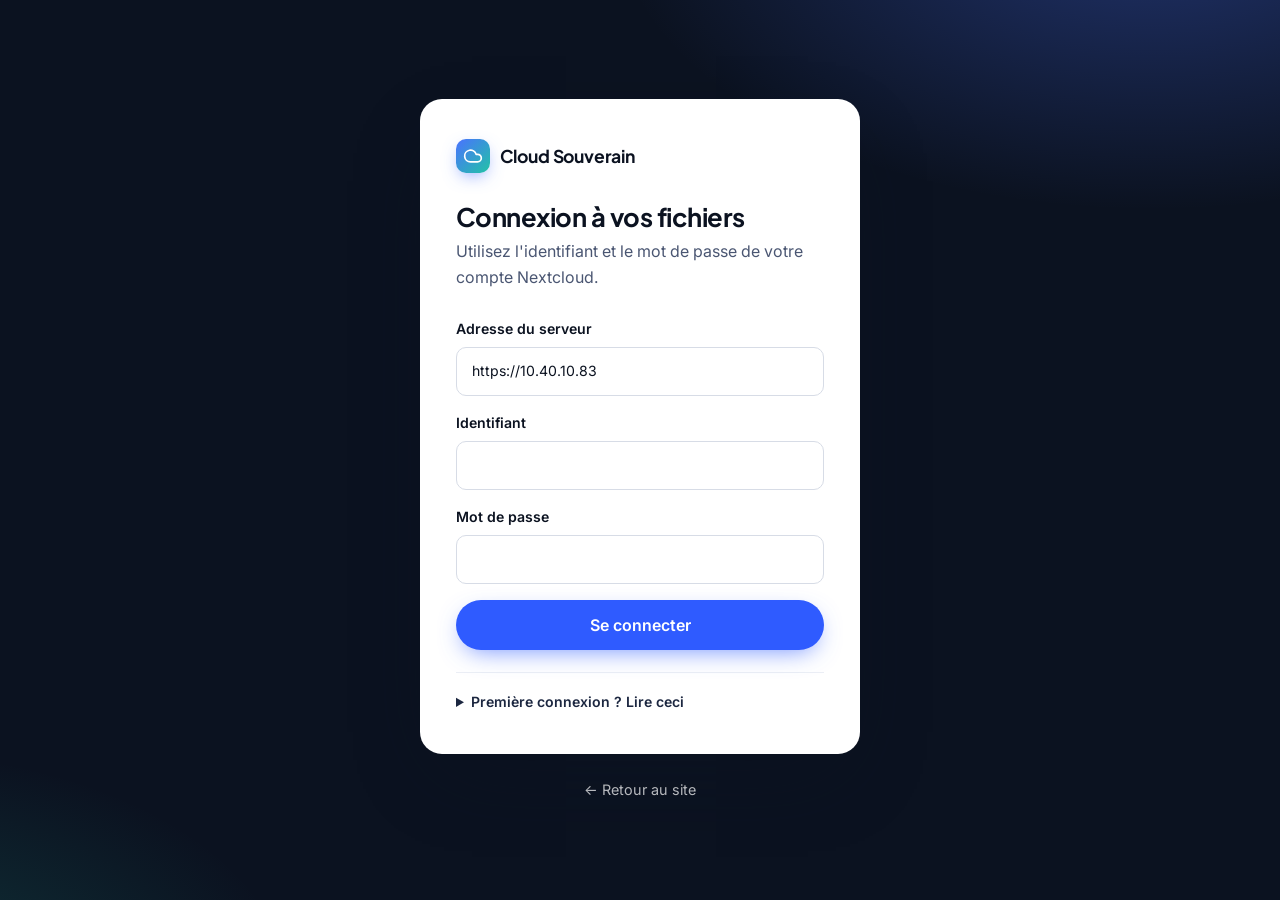
<file: site/fichiers.html>
<!doctype html>
<html lang="fr">
<head>
  <meta charset="utf-8">
  <meta name="viewport" content="width=device-width, initial-scale=1, viewport-fit=cover">
  <title>Mes fichiers — Cloud Souverain</title>
  <meta name="robots" content="noindex">
  <meta name="theme-color" content="#0b1220">
  <link rel="icon" href="assets/favicon.svg" type="image/svg+xml">
  <link rel="preconnect" href="https://fonts.googleapis.com">
  <link rel="preconnect" href="https://fonts.gstatic.com" crossorigin>
  <link href="https://fonts.googleapis.com/css2?family=Inter:wght@400;500;600;700&family=Plus+Jakarta+Sans:wght@600;700;800&display=swap" rel="stylesheet">
  <link rel="stylesheet" href="assets/css/style.css">
  <link rel="stylesheet" href="assets/css/app.css">
</head>
<body class="app-body">
<svg xmlns="http://www.w3.org/2000/svg" style="display:none" aria-hidden="true">
  <defs>
    <symbol id="i-cloud" viewBox="0 0 24 24" fill="none" stroke="currentColor" stroke-width="2" stroke-linecap="round" stroke-linejoin="round"><path d="M17.5 19H9a7 7 0 1 1 6.71-9h1.79a4.5 4.5 0 1 1 0 9Z"/></symbol>
    <symbol id="i-folder" viewBox="0 0 24 24" fill="none" stroke="currentColor" stroke-width="2" stroke-linecap="round" stroke-linejoin="round"><path d="M20 20a2 2 0 0 0 2-2V8a2 2 0 0 0-2-2h-7.9a2 2 0 0 1-1.69-.9L9.6 3.9A2 2 0 0 0 7.93 3H4a2 2 0 0 0-2 2v13a2 2 0 0 0 2 2Z"/></symbol>
    <symbol id="i-folder-plus" viewBox="0 0 24 24" fill="none" stroke="currentColor" stroke-width="2" stroke-linecap="round" stroke-linejoin="round"><path d="M20 20a2 2 0 0 0 2-2V8a2 2 0 0 0-2-2h-7.9a2 2 0 0 1-1.69-.9L9.6 3.9A2 2 0 0 0 7.93 3H4a2 2 0 0 0-2 2v13a2 2 0 0 0 2 2Z"/><path d="M12 10v6M9 13h6"/></symbol>
    <symbol id="i-file" viewBox="0 0 24 24" fill="none" stroke="currentColor" stroke-width="2" stroke-linecap="round" stroke-linejoin="round"><path d="M15 2H6a2 2 0 0 0-2 2v16a2 2 0 0 0 2 2h12a2 2 0 0 0 2-2V7Z"/><path d="M14 2v4a2 2 0 0 0 2 2h4"/></symbol>
    <symbol id="i-file-text" viewBox="0 0 24 24" fill="none" stroke="currentColor" stroke-width="2" stroke-linecap="round" stroke-linejoin="round"><path d="M15 2H6a2 2 0 0 0-2 2v16a2 2 0 0 0 2 2h12a2 2 0 0 0 2-2V7Z"/><path d="M14 2v4a2 2 0 0 0 2 2h4"/><path d="M8 13h8M8 17h6"/></symbol>
    <symbol id="i-image" viewBox="0 0 24 24" fill="none" stroke="currentColor" stroke-width="2" stroke-linecap="round" stroke-linejoin="round"><rect width="18" height="18" x="3" y="3" rx="2"/><circle cx="9" cy="9" r="2"/><path d="m21 15-3.09-3.09a2 2 0 0 0-2.82 0L6 21"/></symbol>
    <symbol id="i-video" viewBox="0 0 24 24" fill="none" stroke="currentColor" stroke-width="2" stroke-linecap="round" stroke-linejoin="round"><path d="m16 13 5.22 3.48a.5.5 0 0 0 .78-.42V7.94a.5.5 0 0 0-.75-.43L16 10.2"/><rect x="2" y="6" width="14" height="12" rx="2"/></symbol>
    <symbol id="i-archive" viewBox="0 0 24 24" fill="none" stroke="currentColor" stroke-width="2" stroke-linecap="round" stroke-linejoin="round"><rect width="20" height="5" x="2" y="3" rx="1"/><path d="M4 8v11a2 2 0 0 0 2 2h12a2 2 0 0 0 2-2V8M10 12h4"/></symbol>
    <symbol id="i-music" viewBox="0 0 24 24" fill="none" stroke="currentColor" stroke-width="2" stroke-linecap="round" stroke-linejoin="round"><path d="M9 18V5l12-2v13"/><circle cx="6" cy="18" r="3"/><circle cx="18" cy="16" r="3"/></symbol>
    <symbol id="i-lock" viewBox="0 0 24 24" fill="none" stroke="currentColor" stroke-width="2" stroke-linecap="round" stroke-linejoin="round"><rect width="18" height="11" x="3" y="11" rx="2"/><path d="M7 11V7a5 5 0 0 1 10 0v4"/></symbol>
    <symbol id="i-shield" viewBox="0 0 24 24" fill="none" stroke="currentColor" stroke-width="2" stroke-linecap="round" stroke-linejoin="round"><path d="M20 13c0 5-3.5 7.5-7.66 8.95a1 1 0 0 1-.67-.01C7.5 20.5 4 18 4 13V6a1 1 0 0 1 1-1c2 0 4.5-1.2 6.24-2.72a1.17 1.17 0 0 1 1.52 0C14.51 3.81 17 5 19 5a1 1 0 0 1 1 1z"/><path d="m9 12 2 2 4-4"/></symbol>
    <symbol id="i-check" viewBox="0 0 24 24" fill="none" stroke="currentColor" stroke-width="2.5" stroke-linecap="round" stroke-linejoin="round"><path d="M20 6 9 17l-5-5"/></symbol>
    <symbol id="i-infinity" viewBox="0 0 24 24" fill="none" stroke="currentColor" stroke-width="2" stroke-linecap="round" stroke-linejoin="round"><path d="M6 16c5 0 7-8 12-8a4 4 0 0 1 0 8c-5 0-7-8-12-8a4 4 0 1 0 0 8"/></symbol>
    <symbol id="i-share" viewBox="0 0 24 24" fill="none" stroke="currentColor" stroke-width="2" stroke-linecap="round" stroke-linejoin="round"><circle cx="18" cy="5" r="3"/><circle cx="6" cy="12" r="3"/><circle cx="18" cy="19" r="3"/><path d="m8.59 13.51 6.83 3.98M15.41 6.51l-6.82 3.98"/></symbol>
    <symbol id="i-sync" viewBox="0 0 24 24" fill="none" stroke="currentColor" stroke-width="2" stroke-linecap="round" stroke-linejoin="round"><path d="M3 12a9 9 0 0 1 9-9 9.75 9.75 0 0 1 6.74 2.74L21 8"/><path d="M21 3v5h-5"/><path d="M21 12a9 9 0 0 1-9 9 9.75 9.75 0 0 1-6.74-2.74L3 16"/><path d="M8 16H3v5"/></symbol>
    <symbol id="i-users" viewBox="0 0 24 24" fill="none" stroke="currentColor" stroke-width="2" stroke-linecap="round" stroke-linejoin="round"><path d="M16 21v-2a4 4 0 0 0-4-4H6a4 4 0 0 0-4 4v2"/><circle cx="9" cy="7" r="4"/><path d="M22 21v-2a4 4 0 0 0-3-3.87M16 3.13a4 4 0 0 1 0 7.75"/></symbol>
    <symbol id="i-server" viewBox="0 0 24 24" fill="none" stroke="currentColor" stroke-width="2" stroke-linecap="round" stroke-linejoin="round"><rect width="20" height="8" x="2" y="2" rx="2"/><rect width="20" height="8" x="2" y="14" rx="2"/><path d="M6 6h.01M6 18h.01"/></symbol>
    <symbol id="i-drive" viewBox="0 0 24 24" fill="none" stroke="currentColor" stroke-width="2" stroke-linecap="round" stroke-linejoin="round"><path d="M22 12H2"/><path d="M5.45 5.11 2 12v6a2 2 0 0 0 2 2h16a2 2 0 0 0 2-2v-6l-3.45-6.89A2 2 0 0 0 16.76 4H7.24a2 2 0 0 0-1.79 1.11z"/><path d="M6 16h.01M10 16h.01"/></symbol>
    <symbol id="i-globe" viewBox="0 0 24 24" fill="none" stroke="currentColor" stroke-width="2" stroke-linecap="round" stroke-linejoin="round"><circle cx="12" cy="12" r="10"/><path d="M12 2a14.5 14.5 0 0 0 0 20 14.5 14.5 0 0 0 0-20M2 12h20"/></symbol>
    <symbol id="i-wall" viewBox="0 0 24 24" fill="none" stroke="currentColor" stroke-width="2" stroke-linecap="round" stroke-linejoin="round"><rect width="18" height="18" x="3" y="3" rx="2"/><path d="M3 9h18M3 15h18M9 3v6M15 9v6M9 15v6"/></symbol>
    <symbol id="i-database" viewBox="0 0 24 24" fill="none" stroke="currentColor" stroke-width="2" stroke-linecap="round" stroke-linejoin="round"><ellipse cx="12" cy="5" rx="9" ry="3"/><path d="M3 5v14a9 3 0 0 0 18 0V5M3 12a9 3 0 0 0 18 0"/></symbol>
    <symbol id="i-upload" viewBox="0 0 24 24" fill="none" stroke="currentColor" stroke-width="2" stroke-linecap="round" stroke-linejoin="round"><path d="M21 15v4a2 2 0 0 1-2 2H5a2 2 0 0 1-2-2v-4"/><path d="M17 8l-5-5-5 5M12 3v12"/></symbol>
    <symbol id="i-download" viewBox="0 0 24 24" fill="none" stroke="currentColor" stroke-width="2" stroke-linecap="round" stroke-linejoin="round"><path d="M21 15v4a2 2 0 0 1-2 2H5a2 2 0 0 1-2-2v-4"/><path d="m7 10 5 5 5-5M12 15V3"/></symbol>
    <symbol id="i-trash" viewBox="0 0 24 24" fill="none" stroke="currentColor" stroke-width="2" stroke-linecap="round" stroke-linejoin="round"><path d="M3 6h18M19 6v14c0 1-1 2-2 2H7c-1 0-2-1-2-2V6M8 6V4c0-1 1-2 2-2h4c1 0 2 1 2 2v2"/></symbol>
    <symbol id="i-move" viewBox="0 0 24 24" fill="none" stroke="currentColor" stroke-width="2" stroke-linecap="round" stroke-linejoin="round"><path d="M2 9V5a2 2 0 0 1 2-2h3.93a2 2 0 0 1 1.66.9l.82 1.2a2 2 0 0 0 1.66.9H20a2 2 0 0 1 2 2v10a2 2 0 0 1-2 2H4a2 2 0 0 1-2-2v-1"/><path d="M2 13h10M9 16l3-3-3-3"/></symbol>
    <symbol id="i-edit"viewBox="0 0 24 24" fill="none" stroke="currentColor" stroke-width="2" stroke-linecap="round" stroke-linejoin="round"><path d="M21.17 6.81a1 1 0 0 0-3.98-3.98L3.84 16.17a2 2 0 0 0-.5.83l-1.32 4.35a.5.5 0 0 0 .62.62l4.35-1.32a2 2 0 0 0 .83-.5z"/></symbol>
    <symbol id="i-search" viewBox="0 0 24 24" fill="none" stroke="currentColor" stroke-width="2" stroke-linecap="round" stroke-linejoin="round"><circle cx="11" cy="11" r="8"/><path d="m21 21-4.3-4.3"/></symbol>
    <symbol id="i-logout" viewBox="0 0 24 24" fill="none" stroke="currentColor" stroke-width="2" stroke-linecap="round" stroke-linejoin="round"><path d="M9 21H5a2 2 0 0 1-2-2V5a2 2 0 0 1 2-2h4M16 17l5-5-5-5M21 12H9"/></symbol>
    <symbol id="i-menu" viewBox="0 0 24 24" fill="none" stroke="currentColor" stroke-width="2" stroke-linecap="round" stroke-linejoin="round"><path d="M4 6h16M4 12h16M4 18h16"/></symbol>
    <symbol id="i-x" viewBox="0 0 24 24" fill="none" stroke="currentColor" stroke-width="2" stroke-linecap="round" stroke-linejoin="round"><path d="M18 6 6 18M6 6l12 12"/></symbol>
    <symbol id="i-arrow-right" viewBox="0 0 24 24" fill="none" stroke="currentColor" stroke-width="2" stroke-linecap="round" stroke-linejoin="round"><path d="M5 12h14M12 5l7 7-7 7"/></symbol>
    <symbol id="i-home" viewBox="0 0 24 24" fill="none" stroke="currentColor" stroke-width="2" stroke-linecap="round" stroke-linejoin="round"><path d="M15 21v-8a1 1 0 0 0-1-1h-4a1 1 0 0 0-1 1v8"/><path d="M3 10a2 2 0 0 1 .709-1.528l7-5.999a2 2 0 0 1 2.582 0l7 5.999A2 2 0 0 1 21 10v9a2 2 0 0 1-2 2H5a2 2 0 0 1-2-2z"/></symbol>
    <symbol id="i-clock" viewBox="0 0 24 24" fill="none" stroke="currentColor" stroke-width="2" stroke-linecap="round" stroke-linejoin="round"><circle cx="12" cy="12" r="10"/><path d="M12 6v6l4 2"/></symbol>
    <symbol id="i-key" viewBox="0 0 24 24" fill="none" stroke="currentColor" stroke-width="2" stroke-linecap="round" stroke-linejoin="round"><circle cx="7.5" cy="15.5" r="5.5"/><path d="m21 2-9.6 9.6M15.5 7.5l3 3L22 7l-3-3"/></symbol>
    <symbol id="i-phone" viewBox="0 0 24 24" fill="none" stroke="currentColor" stroke-width="2" stroke-linecap="round" stroke-linejoin="round"><rect width="14" height="20" x="5" y="2" rx="2"/><path d="M12 18h.01"/></symbol>
    <symbol id="i-external" viewBox="0 0 24 24" fill="none" stroke="currentColor" stroke-width="2" stroke-linecap="round" stroke-linejoin="round"><path d="M15 3h6v6M10 14 21 3M18 13v6a2 2 0 0 1-2 2H5a2 2 0 0 1-2-2V8a2 2 0 0 1 2-2h6"/></symbol>
    <symbol id="i-arrow-long" viewBox="0 0 28 16" fill="none" stroke="currentColor" stroke-width="2" stroke-linecap="round" stroke-linejoin="round"><path d="M1 8h25M20 2l6 6-6 6"/></symbol>
  </defs>
</svg>

<!-- ============ CONNEXION ============ -->
<section class="login" id="login-view">
  <div class="login-card">
    <a href="index.html" class="logo logo-dark"><span class="logo-mark"><svg><use href="#i-cloud"/></svg></span><span data-brand>Cloud Souverain</span></a>
    <h1>Connexion à vos fichiers</h1>
    <p class="muted">Utilisez l'identifiant et le mot de passe de votre compte Nextcloud.</p>

    <form id="login-form" novalidate>
      <label class="field">
        <span>Adresse du serveur</span>
        <input type="url" id="f-server" required placeholder="https://cloud.mon-domaine.fr" autocomplete="url">
      </label>
      <label class="field">
        <span>Identifiant</span>
        <input type="text" id="f-user" required autocomplete="username" autocapitalize="off" spellcheck="false">
      </label>
      <label class="field">
        <span>Mot de passe</span>
        <input type="password" id="f-pass" required autocomplete="current-password">
      </label>
      <div class="form-error" id="login-error" role="alert" hidden></div>
      <button type="submit" class="btn btn-primary btn-lg btn-block" id="login-btn">Se connecter</button>
    </form>

    <details class="help">
      <summary>Première connexion ? Lire ceci</summary>
      <ol>
        <li>Connectez-vous une fois sur <a href="#" data-login target="_blank" rel="noopener">l'interface Nextcloud</a>. Si le serveur utilise un certificat auto-signé, acceptez-le dans le navigateur.</li>
        <li>Revenez ici et saisissez votre identifiant et votre mot de passe Nextcloud. Ils sont conservés uniquement le temps de la session de cet onglet.</li>
        <li>Si la double authentification (2FA) est activée sur votre compte, utilisez à la place un <b>mot de passe d'application</b> : Nextcloud › Paramètres › Sécurité.</li>
      </ol>
    </details>
  </div>
  <p class="login-foot"><a href="index.html">← Retour au site</a></p>
</section>

<!-- ============ APPLICATION ============ -->
<div class="app" id="app-view" hidden>
  <header class="topbar">
    <a href="index.html" class="logo logo-dark"><span class="logo-mark"><svg><use href="#i-cloud"/></svg></span><span data-brand class="hide-sm">Cloud Souverain</span></a>
    <label class="search">
      <svg><use href="#i-search"/></svg>
      <input type="search" id="search" placeholder="Rechercher dans ce dossier" aria-label="Rechercher">
    </label>
    <div class="user">
      <span class="avatar" id="avatar">?</span>
      <span class="user-name hide-sm" id="user-name"></span>
      <button class="icon-btn" id="logout" title="Se déconnecter" aria-label="Se déconnecter"><svg><use href="#i-logout"/></svg></button>
    </div>
  </header>

  <div class="layout">
    <aside class="sidebar">
      <nav>
        <a href="#/" class="side-link active"><svg><use href="#i-folder"/></svg>Tous les fichiers</a>
        <a href="#" class="side-link" data-open-nc="/apps/files/recent" target="_blank" rel="noopener"><svg><use href="#i-clock"/></svg>Récents<svg class="ext"><use href="#i-external"/></svg></a>
        <a href="#" class="side-link" data-open-nc="/apps/files/sharingout" target="_blank" rel="noopener"><svg><use href="#i-share"/></svg>Partages<svg class="ext"><use href="#i-external"/></svg></a>
        <a href="#" class="side-link" data-open-nc="/apps/files/trashbin" target="_blank" rel="noopener"><svg><use href="#i-trash"/></svg>Corbeille<svg class="ext"><use href="#i-external"/></svg></a>
      </nav>
      <div class="quota-box">
        <div class="quota-label"><span>Stockage utilisé</span><b id="quota-used">—</b></div>
        <div class="quota-bar"><span id="quota-bar"></span></div>
        <small id="quota-total">Espace illimité</small>
      </div>
    </aside>

    <main class="main" id="drop-zone">
      <div class="toolbar">
        <nav class="crumbs" id="crumbs" aria-label="Fil d'Ariane"></nav>
        <div class="toolbar-actions">
          <button class="btn btn-outline btn-sm" id="btn-mkdir"><svg><use href="#i-folder-plus"/></svg><span class="hide-sm">Nouveau dossier</span></button>
          <button class="btn btn-primary btn-sm" id="btn-upload"><svg><use href="#i-upload"/></svg>Envoyer</button>
          <input type="file" id="file-input" multiple hidden>
        </div>
      </div>

      <div class="table-card">
        <table class="files">
          <thead>
            <tr><th>Nom</th><th class="col-size">Taille</th><th class="col-date">Modifié</th><th class="col-actions"><span class="sr-only">Actions</span></th></tr>
          </thead>
          <tbody id="file-rows"></tbody>
        </table>
        <div class="state" id="state" hidden></div>
      </div>

      <div class="drop-overlay" id="drop-overlay" hidden>
        <div><svg><use href="#i-upload"/></svg><b>Déposez vos fichiers ici</b><span>Ils seront envoyés dans le dossier courant</span></div>
      </div>
    </main>
  </div>
</div>

<!-- Envois en cours -->
<div class="uploads" id="uploads" hidden>
  <div class="uploads-head"><b id="uploads-title">Envois</b><button class="icon-btn" id="uploads-close" aria-label="Fermer"><svg><use href="#i-x"/></svg></button></div>
  <ul id="uploads-list"></ul>
</div>

<!-- Fenêtre modale -->
<div class="modal" id="modal" hidden>
  <form class="modal-card" id="modal-form">
    <h2 id="modal-title"></h2>
    <p id="modal-text" class="muted"></p>
    <input type="text" id="modal-input" class="modal-input" hidden>
    <div class="modal-actions">
      <button type="button" class="btn btn-outline" id="modal-cancel">Annuler</button>
      <button type="submit" class="btn btn-primary" id="modal-ok">Valider</button>
    </div>
  </form>
</div>

<!-- Choix du dossier de destination (déplacement) -->
<div class="modal" id="move-modal" hidden>
  <div class="modal-card move-card" role="dialog" aria-modal="true" aria-labelledby="move-title">
    <h2 id="move-title">Déplacer</h2>
    <nav class="move-crumbs" id="move-crumbs" aria-label="Dossier de destination"></nav>
    <ul class="move-list" id="move-list"></ul>
    <div class="modal-actions">
      <button type="button" class="btn btn-outline" id="move-cancel">Annuler</button>
      <button type="button" class="btn btn-primary" id="move-ok">Déplacer ici</button>
    </div>
  </div>
</div>

<div class="toasts" id="toasts" aria-live="polite"></div>

<script src="assets/js/config.js"></script>
<script src="assets/js/files.js"></script>
</body>
</html>
</file>
<file: site/assets/css/style.css>
/* ==========================================================================
   Cloud Souverain — feuille de style
   ========================================================================== */

:root {
  --ink-900: #0b1220;
  --ink-800: #111a2e;
  --ink-700: #1c2740;
  --ink-500: #4a5672;
  --ink-400: #6b7690;
  --ink-200: #d7dce6;
  --ink-100: #eceff5;
  --ink-50:  #f6f7fb;
  --white:   #ffffff;

  --brand-600: #2f5bff;
  --brand-500: #4a72ff;
  --brand-400: #7193ff;
  --brand-100: #e6ecff;
  --accent:    #22c3a6;
  --danger:    #e5484d;

  --radius-sm: 8px;
  --radius:    14px;
  --radius-lg: 22px;
  --shadow-sm: 0 1px 2px rgba(11, 18, 32, .06), 0 1px 3px rgba(11, 18, 32, .08);
  --shadow:    0 10px 30px -12px rgba(11, 18, 32, .25);
  --shadow-lg: 0 30px 80px -24px rgba(11, 18, 32, .45);

  --font: "Inter", system-ui, -apple-system, "Segoe UI", Roboto, sans-serif;
  --font-display: "Plus Jakarta Sans", "Inter", system-ui, sans-serif;
  --container: 1160px;
}

*, *::before, *::after { box-sizing: border-box; }
[hidden] { display: none !important; }
html { scroll-behavior: smooth; }
body {
  margin: 0;
  font-family: var(--font);
  font-size: 16px;
  line-height: 1.6;
  color: var(--ink-700);
  background: var(--white);
  -webkit-font-smoothing: antialiased;
}
img, svg { display: block; max-width: 100%; }
a { color: inherit; text-decoration: none; }
h1, h2, h3, h4 { font-family: var(--font-display); color: var(--ink-900); line-height: 1.15; margin: 0; letter-spacing: -.02em; }
p { margin: 0; }
button { font: inherit; cursor: pointer; }
:focus-visible { outline: 3px solid var(--brand-400); outline-offset: 2px; border-radius: 4px; }

.container { width: 100%; max-width: var(--container); margin: 0 auto; padding-inline: 24px; }
.sr-only { position: absolute; width: 1px; height: 1px; overflow: hidden; clip: rect(0 0 0 0); white-space: nowrap; }

/* ---------- Boutons ---------- */
.btn {
  display: inline-flex; align-items: center; justify-content: center; gap: .5rem;
  padding: .8rem 1.35rem; border-radius: 999px; border: 1px solid transparent;
  font-weight: 600; font-size: .95rem; line-height: 1; white-space: nowrap;
  transition: transform .15s ease, box-shadow .2s ease, background .2s ease, color .2s ease;
}
.btn svg { width: 18px; height: 18px; }
.btn-primary { background: var(--brand-600); color: var(--white); box-shadow: 0 8px 24px -8px rgba(47, 91, 255, .7); }
.btn-primary:hover { background: var(--brand-500); transform: translateY(-1px); }
.btn-ghost { background: rgba(255, 255, 255, .08); color: var(--white); border-color: rgba(255, 255, 255, .18); }
.btn-ghost:hover { background: rgba(255, 255, 255, .15); }
.btn-outline { background: var(--white); color: var(--ink-900); border-color: var(--ink-200); }
.btn-outline:hover { border-color: var(--ink-400); }
.btn-danger { background: var(--danger); color: var(--white); }
.btn-sm { padding: .55rem .95rem; font-size: .875rem; }
.btn-lg { padding: 1rem 1.7rem; font-size: 1rem; }

/* ---------- Navigation ---------- */
.nav {
  position: fixed; inset: 0 0 auto; z-index: 50;
  padding-top: env(safe-area-inset-top, 0px);
  transition: background .25s ease, box-shadow .25s ease, border-color .25s ease;
  border-bottom: 1px solid transparent;
}
.nav.is-scrolled { background: rgba(11, 18, 32, .82); backdrop-filter: saturate(160%) blur(14px); border-bottom-color: rgba(255, 255, 255, .08); }
.nav-inner { display: flex; align-items: center; justify-content: space-between; height: 72px; gap: 24px; }
.logo { display: inline-flex; align-items: center; gap: .6rem; font-family: var(--font-display); font-weight: 700; font-size: 1.1rem; color: var(--white); letter-spacing: -.01em; }
.logo-mark { width: 34px; height: 34px; border-radius: 10px; background: linear-gradient(135deg, var(--brand-500), var(--accent)); display: grid; place-items: center; box-shadow: 0 6px 18px -6px rgba(74, 114, 255, .8); }
.logo-mark svg { width: 20px; height: 20px; color: var(--white); }
.nav-links { display: flex; align-items: center; gap: 2rem; list-style: none; margin: 0; padding: 0; }
.nav-links a { color: rgba(255, 255, 255, .72); font-size: .93rem; font-weight: 500; transition: color .2s; }
.nav-links a:hover { color: var(--white); }
.nav-actions { display: flex; align-items: center; gap: .75rem; }
.nav-toggle { display: none; background: none; border: 0; color: var(--white); padding: 8px; }
.nav-toggle svg { width: 26px; height: 26px; }

/* ---------- Hero ---------- */
.hero {
  position: relative; overflow: hidden; color: rgba(255, 255, 255, .78);
  background:
    radial-gradient(1200px 600px at 85% -10%, rgba(74, 114, 255, .35), transparent 60%),
    radial-gradient(800px 500px at -10% 30%, rgba(34, 195, 166, .18), transparent 60%),
    var(--ink-900);
  padding: 160px 0 120px;
}
.hero::after {
  content: ""; position: absolute; inset: 0; pointer-events: none;
  background-image: linear-gradient(rgba(255, 255, 255, .04) 1px, transparent 1px), linear-gradient(90deg, rgba(255, 255, 255, .04) 1px, transparent 1px);
  background-size: 56px 56px;
  mask-image: radial-gradient(ellipse at 50% 0%, #000 30%, transparent 75%);
}
.hero-grid { position: relative; z-index: 1; display: grid; grid-template-columns: 1.05fr 1fr; gap: 64px; align-items: center; }
.eyebrow {
  display: inline-flex; align-items: center; gap: .5rem; padding: .4rem .85rem .4rem .45rem;
  border-radius: 999px; background: rgba(255, 255, 255, .06); border: 1px solid rgba(255, 255, 255, .12);
  font-size: .82rem; font-weight: 500; color: rgba(255, 255, 255, .85);
}
.eyebrow .dot { width: 22px; height: 22px; border-radius: 50%; background: rgba(34, 195, 166, .18); display: grid; place-items: center; }
.eyebrow .dot::after { content: ""; width: 8px; height: 8px; border-radius: 50%; background: var(--accent); box-shadow: 0 0 0 4px rgba(34, 195, 166, .25); }
.hero h1 { color: var(--white); font-size: clamp(2.4rem, 5vw, 3.9rem); margin: 1.4rem 0 1.25rem; font-weight: 800; }
.hero h1 .grad { background: linear-gradient(90deg, var(--brand-400), var(--accent)); -webkit-background-clip: text; background-clip: text; color: transparent; }
.hero-lead { font-size: 1.15rem; max-width: 34rem; }
.hero-cta { display: flex; flex-wrap: wrap; gap: .85rem; margin-top: 2.2rem; }
.hero-proof { display: flex; flex-wrap: wrap; gap: 1.5rem; margin-top: 2.4rem; font-size: .88rem; }
.hero-proof span { display: inline-flex; align-items: center; gap: .45rem; }
.hero-proof svg { width: 18px; height: 18px; color: var(--accent); }

/* Maquette de l'application */
.mockup {
  position: relative; border-radius: var(--radius-lg); background: var(--white); color: var(--ink-700);
  box-shadow: var(--shadow-lg), 0 0 0 1px rgba(255, 255, 255, .1); overflow: hidden;
  transform: perspective(1600px) rotateY(-8deg) rotateX(3deg);
  transition: transform .6s ease;
}
.mockup:hover { transform: perspective(1600px) rotateY(-2deg) rotateX(1deg); }
.mockup-bar { display: flex; align-items: center; gap: 6px; padding: 12px 16px; background: var(--ink-50); border-bottom: 1px solid var(--ink-100); }
.mockup-bar i { width: 10px; height: 10px; border-radius: 50%; background: var(--ink-200); }
.mockup-bar .url { margin-left: 12px; flex: 1; height: 24px; border-radius: 6px; background: var(--white); border: 1px solid var(--ink-100); font-size: .72rem; color: var(--ink-400); display: flex; align-items: center; padding-inline: 10px; gap: 6px; }
.mockup-bar .url svg { width: 12px; height: 12px; color: var(--accent); }
.mockup-body { display: grid; grid-template-columns: 150px 1fr; min-height: 330px; }
.mockup-side { border-right: 1px solid var(--ink-100); padding: 16px 12px; display: flex; flex-direction: column; gap: 4px; font-size: .78rem; }
.mockup-side div { padding: 7px 10px; border-radius: 8px; display: flex; align-items: center; gap: 8px; color: var(--ink-500); }
.mockup-side div.active { background: var(--brand-100); color: var(--brand-600); font-weight: 600; }
.mockup-side svg { width: 14px; height: 14px; }
.mockup-side .quota { margin-top: auto; padding: 10px; font-size: .7rem; color: var(--ink-400); display: block; }
.mockup-side .quota b { display: block; color: var(--ink-900); font-size: .8rem; }
.mockup-main { padding: 18px; }
.mockup-main h4 { font-size: .9rem; margin-bottom: 14px; }
.mock-row { display: grid; grid-template-columns: 28px 1fr auto; align-items: center; gap: 10px; padding: 9px 8px; border-radius: 8px; font-size: .78rem; }
.mock-row + .mock-row { border-top: 1px solid var(--ink-100); }
.mock-row small { color: var(--ink-400); }
.ficon { width: 28px; height: 28px; border-radius: 7px; display: grid; place-items: center; }
.ficon svg { width: 15px; height: 15px; }
.ficon.folder { background: #fff4d6; color: #d99a00; }
.ficon.pdf    { background: #ffe4e4; color: #d93a3a; }
.ficon.img    { background: #e0f7f2; color: #0f9c82; }
.ficon.doc    { background: var(--brand-100); color: var(--brand-600); }
.ficon.vid    { background: #efe6ff; color: #7c4ddb; }
.ficon.file   { background: var(--ink-100); color: var(--ink-500); }
.mock-upload { position: absolute; right: 18px; bottom: 18px; background: var(--ink-900); color: var(--white); border-radius: 12px; padding: 12px 14px; width: 220px; font-size: .74rem; box-shadow: var(--shadow); }
.mock-upload .bar { margin-top: 8px; height: 5px; border-radius: 5px; background: rgba(255, 255, 255, .15); overflow: hidden; }
.mock-upload .bar span { display: block; height: 100%; width: 68%; background: linear-gradient(90deg, var(--brand-400), var(--accent)); border-radius: 5px; animation: upload 3.5s ease-in-out infinite; }
@keyframes upload { 0% { width: 12%; } 70% { width: 96%; } 100% { width: 96%; } }

/* ---------- Bandeau chiffres ---------- */
.stats { background: var(--ink-50); border-bottom: 1px solid var(--ink-100); }
.stats-grid { display: grid; grid-template-columns: repeat(4, 1fr); }
.stat { padding: 36px 24px; text-align: center; }
.stat + .stat { border-left: 1px solid var(--ink-100); }
.stat strong { display: block; font-family: var(--font-display); font-size: 2rem; color: var(--ink-900); letter-spacing: -.03em; }
.stat span { font-size: .9rem; color: var(--ink-500); }

/* ---------- Sections ---------- */
.section { padding: 110px 0; }
.section-alt { background: var(--ink-50); }
.section-head { max-width: 640px; margin: 0 auto 64px; text-align: center; }
.kicker { display: inline-block; font-size: .8rem; font-weight: 700; letter-spacing: .12em; text-transform: uppercase; color: var(--brand-600); margin-bottom: 14px; }
.section-head h2 { font-size: clamp(1.9rem, 3.4vw, 2.7rem); font-weight: 800; }
.section-head p { margin-top: 16px; font-size: 1.08rem; color: var(--ink-500); }

/* Fonctionnalités */
.features { display: grid; grid-template-columns: repeat(3, 1fr); gap: 24px; }
.feature {
  padding: 30px; border-radius: var(--radius); background: var(--white); border: 1px solid var(--ink-100);
  transition: transform .25s ease, box-shadow .25s ease, border-color .25s ease;
}
.feature:hover { transform: translateY(-4px); box-shadow: var(--shadow); border-color: transparent; }
.feature-icon { width: 46px; height: 46px; border-radius: 12px; display: grid; place-items: center; background: var(--brand-100); color: var(--brand-600); margin-bottom: 20px; }
.feature-icon svg { width: 22px; height: 22px; }
.feature h3 { font-size: 1.15rem; margin-bottom: 8px; }
.feature p { color: var(--ink-500); font-size: .96rem; }

/* Étapes / architecture */
.steps { display: grid; grid-template-columns: repeat(4, 1fr); gap: 20px; position: relative; }
.step { position: relative; padding: 28px 24px; border-radius: var(--radius); background: var(--white); border: 1px solid var(--ink-100); }
.step-num { width: 34px; height: 34px; border-radius: 50%; background: var(--ink-900); color: var(--white); display: grid; place-items: center; font-weight: 700; font-size: .9rem; margin-bottom: 18px; }
.step h3 { font-size: 1.05rem; margin-bottom: 6px; }
.step p { font-size: .92rem; color: var(--ink-500); }
.step .tag { display: inline-block; margin-top: 14px; font-size: .75rem; font-weight: 600; padding: 4px 10px; border-radius: 999px; background: var(--ink-50); color: var(--ink-500); border: 1px solid var(--ink-100); }

.archi { margin-top: 56px; padding: 32px; border-radius: var(--radius-lg); background: var(--ink-900); color: rgba(255, 255, 255, .8); overflow-x: auto; }
.archi-flow { display: flex; align-items: center; justify-content: space-between; gap: 12px; min-width: 760px; }
.archi-node { flex: 1; text-align: center; padding: 18px 12px; border-radius: 12px; background: rgba(255, 255, 255, .05); border: 1px solid rgba(255, 255, 255, .1); }
.archi-node b { display: block; color: var(--white); font-size: .95rem; }
.archi-node small { font-size: .78rem; color: rgba(255, 255, 255, .55); }
.archi-node svg { width: 24px; height: 24px; margin: 0 auto 8px; color: var(--brand-400); }
.archi-arrow { flex: 0 0 auto; display: flex; flex-direction: column; align-items: center; font-size: .7rem; color: var(--accent); gap: 2px; }
.archi-arrow svg { width: 28px; height: 16px; }

/* Sécurité */
.split { display: grid; grid-template-columns: 1fr 1fr; gap: 72px; align-items: center; }
.split h2 { font-size: clamp(1.9rem, 3.2vw, 2.5rem); font-weight: 800; margin-bottom: 18px; }
.split > div > p { color: var(--ink-500); font-size: 1.05rem; }
.checklist { list-style: none; padding: 0; margin: 28px 0 0; display: grid; gap: 16px; }
.checklist li { display: grid; grid-template-columns: 28px 1fr; gap: 12px; }
.checklist .ck { width: 28px; height: 28px; border-radius: 50%; background: rgba(34, 195, 166, .14); color: #0f9c82; display: grid; place-items: center; }
.checklist .ck svg { width: 15px; height: 15px; }
.checklist b { display: block; color: var(--ink-900); }
.checklist span { font-size: .93rem; color: var(--ink-500); }
.shield-card { position: relative; padding: 40px; border-radius: var(--radius-lg); background: linear-gradient(160deg, var(--ink-800), var(--ink-900)); color: rgba(255, 255, 255, .8); box-shadow: var(--shadow-lg); overflow: hidden; }
.shield-card::before { content: ""; position: absolute; width: 320px; height: 320px; right: -120px; top: -120px; background: radial-gradient(circle, rgba(74, 114, 255, .45), transparent 70%); }
.shield-card .big { position: relative; width: 72px; height: 72px; border-radius: 20px; background: linear-gradient(135deg, var(--brand-500), var(--accent)); display: grid; place-items: center; margin-bottom: 24px; }
.shield-card .big svg { width: 36px; height: 36px; color: var(--white); }
.shield-card h3 { color: var(--white); font-size: 1.4rem; margin-bottom: 10px; position: relative; }
.shield-list { position: relative; margin-top: 26px; display: grid; gap: 10px; }
.shield-list div { display: flex; justify-content: space-between; align-items: center; padding: 12px 16px; border-radius: 10px; background: rgba(255, 255, 255, .05); border: 1px solid rgba(255, 255, 255, .08); font-size: .9rem; }
.pill-ok { font-size: .75rem; font-weight: 600; padding: 3px 10px; border-radius: 999px; background: rgba(34, 195, 166, .16); color: var(--accent); }

/* Comparatif */
.table-wrap { overflow-x: auto; border-radius: var(--radius); border: 1px solid var(--ink-100); background: var(--white); box-shadow: var(--shadow-sm); }
.compare { width: 100%; border-collapse: collapse; min-width: 640px; font-size: .95rem; }
.compare th, .compare td { padding: 18px 22px; text-align: left; border-bottom: 1px solid var(--ink-100); }
.compare thead th { font-family: var(--font-display); color: var(--ink-900); background: var(--ink-50); font-size: .9rem; }
.compare thead th.us { background: var(--brand-600); color: var(--white); }
.compare td.us { background: rgba(47, 91, 255, .04); font-weight: 600; color: var(--ink-900); }
.compare tr:last-child td { border-bottom: 0; }
.yes { color: #0f9c82; font-weight: 600; }
.no  { color: var(--ink-400); }

/* FAQ */
.faq { max-width: 780px; margin: 0 auto; display: grid; gap: 12px; }
.faq details { border: 1px solid var(--ink-100); border-radius: var(--radius); background: var(--white); padding: 0 24px; transition: box-shadow .2s; }
.faq details[open] { box-shadow: var(--shadow-sm); }
.faq summary { list-style: none; cursor: pointer; padding: 20px 0; font-weight: 600; color: var(--ink-900); display: flex; justify-content: space-between; align-items: center; gap: 16px; }
.faq summary::-webkit-details-marker { display: none; }
.faq summary::after { content: "+"; font-size: 1.4rem; font-weight: 400; color: var(--ink-400); transition: transform .2s; }
.faq details[open] summary::after { transform: rotate(45deg); }
.faq details p { padding-bottom: 20px; color: var(--ink-500); }

/* CTA */
.cta { padding: 0 0 110px; }
.cta-box {
  position: relative; overflow: hidden; border-radius: 28px; padding: 72px 48px; text-align: center; color: rgba(255, 255, 255, .8);
  background: radial-gradient(600px 300px at 80% 0%, rgba(34, 195, 166, .3), transparent 60%), linear-gradient(135deg, var(--brand-600), #1b2fa8);
}
.cta-box h2 { color: var(--white); font-size: clamp(1.9rem, 3.4vw, 2.6rem); font-weight: 800; }
.cta-box p { margin: 14px auto 32px; max-width: 520px; font-size: 1.08rem; }
.cta-box .btn-primary { background: var(--white); color: var(--brand-600); box-shadow: none; }
.cta-box .btn-primary:hover { background: var(--ink-50); }

/* Footer */
.footer { background: var(--ink-900); color: rgba(255, 255, 255, .6); padding: 64px 0 calc(32px + env(safe-area-inset-bottom, 0px)); font-size: .92rem; }
.footer-grid { display: grid; grid-template-columns: 2fr 1fr 1fr 1fr; gap: 40px; }
.footer h4 { color: var(--white); font-size: .9rem; margin-bottom: 16px; }
.footer ul { list-style: none; padding: 0; margin: 0; display: grid; gap: 10px; }
.footer a:hover { color: var(--white); }
.footer-about p { margin-top: 16px; max-width: 320px; }
.footer-bottom { margin-top: 48px; padding-top: 24px; border-top: 1px solid rgba(255, 255, 255, .08); display: flex; justify-content: space-between; flex-wrap: wrap; gap: 12px; font-size: .85rem; }

/* Apparition au défilement */
.reveal { opacity: 0; transform: translateY(18px); transition: opacity .7s ease, transform .7s ease; }
.reveal.is-visible { opacity: 1; transform: none; }
@media (prefers-reduced-motion: reduce) {
  .reveal { opacity: 1; transform: none; transition: none; }
  .mockup, .mockup:hover { transform: none; }
  .mock-upload .bar span { animation: none; }
}

/* ---------- Responsive ---------- */
@media (max-width: 1020px) {
  .hero-grid, .split { grid-template-columns: 1fr; gap: 56px; }
  .mockup { transform: none; }
  .features { grid-template-columns: repeat(2, 1fr); }
  .steps { grid-template-columns: repeat(2, 1fr); }
  .footer-grid { grid-template-columns: 1fr 1fr; }
}
@media (max-width: 820px) {
  .nav-links, .nav-actions .btn-ghost { display: none; }
  .nav-toggle { display: block; }
  .nav.is-open { background: var(--ink-900); }
  .nav.is-open .nav-links {
    display: flex; flex-direction: column; align-items: flex-start; gap: 1.1rem;
    position: absolute; top: calc(72px + env(safe-area-inset-top, 0px)); left: 0; right: 0;
    padding: 20px 24px 28px; background: var(--ink-900); border-bottom: 1px solid rgba(255, 255, 255, .08);
  }
  .stats-grid { grid-template-columns: repeat(2, 1fr); }
  .stat:nth-child(3) { border-left: 0; }
  .stat:nth-child(n+3) { border-top: 1px solid var(--ink-100); }
}
@media (max-width: 600px) {
  .container { padding-inline: 18px; }
  .hero { padding: 128px 0 80px; }
  .section { padding: 80px 0; }
  .features, .steps { grid-template-columns: 1fr; }
  .mockup-body { grid-template-columns: 1fr; }
  .mockup-side { display: none; }
  .mock-upload { display: none; }
  .cta-box { padding: 56px 24px; }
  .footer-grid { grid-template-columns: 1fr; }
  .nav-actions .btn-primary { padding: .55rem .9rem; font-size: .85rem; }
}
</file>
<file: site/assets/css/app.css>
/* ==========================================================================
   Page "Mes fichiers"
   ========================================================================== */

.app-body { background: var(--ink-50); min-height: 100vh; }
.muted { color: var(--ink-500); }
.btn-block { width: 100%; }
.logo-dark { color: var(--ink-900); }
.icon-btn { display: grid; place-items: center; width: 36px; height: 36px; border-radius: 10px; border: 0; background: transparent; color: var(--ink-500); transition: background .15s, color .15s; }
.icon-btn:hover { background: var(--ink-100); color: var(--ink-900); }
.icon-btn svg { width: 18px; height: 18px; }
.icon-btn.danger:hover { background: #fde8e8; color: var(--danger); }

/* ---------- Connexion ---------- */
.login {
  min-height: 100vh; display: flex; flex-direction: column; align-items: center; justify-content: center; padding: 32px 18px;
  background:
    radial-gradient(900px 500px at 90% -10%, rgba(74, 114, 255, .35), transparent 60%),
    radial-gradient(700px 400px at -10% 110%, rgba(34, 195, 166, .2), transparent 60%),
    var(--ink-900);
}
.login-card { width: 100%; max-width: 440px; background: var(--white); border-radius: var(--radius-lg); padding: 40px 36px; box-shadow: var(--shadow-lg); }
.login-card h1 { font-size: 1.6rem; margin: 28px 0 8px; }
.login-card form { margin-top: 28px; display: grid; gap: 16px; }
.field { display: grid; gap: 6px; font-size: .88rem; font-weight: 600; color: var(--ink-900); }
.field input, .modal-input {
  width: 100%; padding: .78rem .95rem; border-radius: 10px; border: 1px solid var(--ink-200); background: var(--white);
  font: inherit; font-weight: 400; color: var(--ink-900); transition: border-color .15s, box-shadow .15s;
}
.field input:focus, .modal-input:focus { outline: none; border-color: var(--brand-500); box-shadow: 0 0 0 4px rgba(74, 114, 255, .15); }
.form-error { padding: 12px 14px; border-radius: 10px; background: #fde8e8; color: #a52a2e; font-size: .88rem; }
.form-error a { text-decoration: underline; font-weight: 600; }
.help { margin-top: 22px; font-size: .88rem; color: var(--ink-500); border-top: 1px solid var(--ink-100); padding-top: 18px; }
.help summary { cursor: pointer; font-weight: 600; color: var(--ink-700); }
.help ol { padding-left: 1.2rem; margin: 12px 0 0; display: grid; gap: 8px; }
.help a { color: var(--brand-600); text-decoration: underline; }
.login-foot { margin-top: 24px; font-size: .9rem; }
.login-foot a { color: rgba(255, 255, 255, .7); }
.login-foot a:hover { color: var(--white); }

/* ---------- Structure ---------- */
.app { min-height: 100vh; display: flex; flex-direction: column; }
.topbar {
  position: sticky; top: 0; z-index: 20; display: flex; align-items: center; gap: 20px;
  height: calc(64px + env(safe-area-inset-top, 0px)); padding: env(safe-area-inset-top, 0px) 20px 0;
  background: var(--white); border-bottom: 1px solid var(--ink-100);
}
.topbar .logo { width: 220px; flex: 0 0 auto; }
.search { flex: 1; max-width: 520px; display: flex; align-items: center; gap: 10px; padding: 0 14px; height: 42px; border-radius: 12px; background: var(--ink-50); border: 1px solid transparent; transition: border-color .15s, background .15s; }
.search:focus-within { background: var(--white); border-color: var(--brand-400); }
.search svg { width: 18px; height: 18px; color: var(--ink-400); flex: 0 0 auto; }
.search input { flex: 1; min-width: 0; border: 0; background: transparent; font: inherit; color: var(--ink-900); outline: none; }
.user { margin-left: auto; display: flex; align-items: center; gap: 10px; }
.avatar { width: 34px; height: 34px; border-radius: 50%; background: linear-gradient(135deg, var(--brand-500), var(--accent)); color: var(--white); display: grid; place-items: center; font-weight: 700; font-size: .85rem; }
.user-name { font-weight: 600; font-size: .92rem; color: var(--ink-900); }

.layout { flex: 1; display: grid; grid-template-columns: 240px 1fr; }
.sidebar { padding: 20px 14px; border-right: 1px solid var(--ink-100); background: var(--white); display: flex; flex-direction: column; gap: 20px; }
.sidebar nav { display: grid; gap: 2px; }
.side-link { display: flex; align-items: center; gap: 12px; padding: 10px 12px; border-radius: 10px; font-size: .92rem; font-weight: 500; color: var(--ink-500); transition: background .15s, color .15s; }
.side-link svg { width: 18px; height: 18px; flex: 0 0 auto; }
.side-link .ext { width: 13px; height: 13px; margin-left: auto; opacity: .5; }
.side-link:hover { background: var(--ink-50); color: var(--ink-900); }
.side-link.active { background: var(--brand-100); color: var(--brand-600); font-weight: 600; }
.quota-box { margin-top: auto; padding: 16px; border-radius: 12px; background: var(--ink-50); font-size: .82rem; }
.quota-label { display: flex; justify-content: space-between; color: var(--ink-500); }
.quota-label b { color: var(--ink-900); }
.quota-bar { margin: 10px 0 8px; height: 6px; border-radius: 6px; background: var(--ink-200); overflow: hidden; }
.quota-bar span { display: block; height: 100%; width: 4%; border-radius: 6px; background: linear-gradient(90deg, var(--brand-500), var(--accent)); transition: width .4s; }
.quota-box small { color: var(--ink-400); }

.main { position: relative; padding: 24px 28px 48px; min-width: 0; }
.toolbar { display: flex; align-items: center; justify-content: space-between; gap: 16px; margin-bottom: 18px; flex-wrap: wrap; }
.toolbar-actions { display: flex; gap: 8px; }
.crumbs { display: flex; align-items: center; flex-wrap: wrap; gap: 4px; font-family: var(--font-display); font-size: 1.25rem; font-weight: 700; color: var(--ink-900); min-width: 0; }
.crumbs a { color: var(--ink-400); padding: 2px 6px; border-radius: 6px; }
.crumbs a:hover { color: var(--ink-900); background: var(--ink-100); }
.crumbs .sep { color: var(--ink-200); }
.crumbs .current { padding: 2px 6px; overflow: hidden; text-overflow: ellipsis; white-space: nowrap; max-width: 40ch; }

/* ---------- Liste des fichiers ---------- */
.table-card { background: var(--white); border-radius: var(--radius); border: 1px solid var(--ink-100); box-shadow: var(--shadow-sm); overflow: hidden; }
.files { width: 100%; border-collapse: collapse; font-size: .92rem; table-layout: fixed; }
.files th { text-align: left; font-size: .75rem; font-weight: 600; text-transform: uppercase; letter-spacing: .06em; color: var(--ink-400); padding: 12px 18px; border-bottom: 1px solid var(--ink-100); background: var(--ink-50); }
.files td { padding: 10px 18px; border-bottom: 1px solid var(--ink-100); vertical-align: middle; }
.files tr:last-child td { border-bottom: 0; }
.files tbody tr { transition: background .12s; }
.files tbody tr:hover { background: var(--ink-50); }
.col-size { width: 120px; }
.col-date { width: 190px; }
.col-actions { width: 190px; }
.name-cell { display: flex; align-items: center; gap: 12px; min-width: 0; }
.name-cell button { all: unset; cursor: pointer; overflow: hidden; text-overflow: ellipsis; white-space: nowrap; font-weight: 500; color: var(--ink-900); }
.name-cell button:hover { color: var(--brand-600); text-decoration: underline; }
.name-cell button:focus-visible { outline: 3px solid var(--brand-400); border-radius: 4px; }
.ficon { flex: 0 0 auto; width: 34px; height: 34px; border-radius: 9px; }
.ficon svg { width: 17px; height: 17px; }
.files td.meta { color: var(--ink-500); font-size: .86rem; }
.row-actions { display: flex; justify-content: flex-end; gap: 2px; opacity: .55; transition: opacity .12s; }
.files tr:hover .row-actions, .row-actions:focus-within { opacity: 1; }

.state { padding: 64px 24px; text-align: center; color: var(--ink-500); }
.state svg { width: 52px; height: 52px; margin: 0 auto 14px; color: var(--ink-200); }
.state b { display: block; color: var(--ink-900); font-size: 1.05rem; margin-bottom: 4px; }
.spinner { width: 28px; height: 28px; margin: 0 auto 12px; border-radius: 50%; border: 3px solid var(--ink-100); border-top-color: var(--brand-500); animation: spin .8s linear infinite; }
@keyframes spin { to { transform: rotate(360deg); } }

/* ---------- Déplacement (glisser-déposer + choix du dossier) ---------- */
.files tbody tr.dragging { opacity: .45; }
.files tbody tr.drop-target td { background: var(--brand-100); }
.files tbody tr.drop-target td:first-child { box-shadow: inset 3px 0 0 var(--brand-500); }
.crumbs a.drop-target { background: var(--brand-100); color: var(--brand-600); }

.move-card { max-width: 480px; }
.move-crumbs { display: flex; flex-wrap: wrap; align-items: center; gap: 2px; font-size: .9rem; }
.move-crumbs button { border: 0; background: none; padding: 2px 6px; border-radius: 6px; color: var(--ink-500); }
.move-crumbs button:hover { background: var(--ink-100); color: var(--ink-900); }
.move-crumbs button:last-child { color: var(--ink-900); font-weight: 600; }
.move-crumbs .sep { color: var(--ink-200); }
.move-list { list-style: none; margin: 0; padding: 4px; min-height: 140px; max-height: 280px; overflow-y: auto; border: 1px solid var(--ink-100); border-radius: 12px; }
.move-list button { display: flex; align-items: center; gap: 10px; width: 100%; padding: 9px 10px; border: 0; border-radius: 8px; background: none; color: var(--ink-900); text-align: left; }
.move-list button:hover:not(:disabled) { background: var(--ink-50); }
.move-list button:disabled { opacity: .45; cursor: not-allowed; }
.move-list svg { width: 18px; height: 18px; flex-shrink: 0; color: var(--brand-500); }
.move-list span { overflow: hidden; text-overflow: ellipsis; white-space: nowrap; }
.move-state { padding: 40px 10px; text-align: center; color: var(--ink-400); font-size: .9rem; }
.move-state .spinner { margin-bottom: 0; }

.drop-overlay { position: absolute; inset: 12px; z-index: 5; border-radius: var(--radius-lg); border: 2px dashed var(--brand-500); background: rgba(230, 236, 255, .88); display: grid; place-items: center; text-align: center; pointer-events: none; }
.drop-overlay svg { width: 44px; height: 44px; margin: 0 auto 10px; color: var(--brand-600); }
.drop-overlay b { display: block; font-size: 1.15rem; color: var(--ink-900); }
.drop-overlay span { color: var(--ink-500); font-size: .9rem; }

/* ---------- Envois ---------- */
.uploads { position: fixed; right: 20px; bottom: calc(20px + env(safe-area-inset-bottom, 0px)); z-index: 40; width: min(360px, calc(100vw - 32px)); background: var(--white); border-radius: var(--radius); box-shadow: var(--shadow-lg); border: 1px solid var(--ink-100); overflow: hidden; }
.uploads-head { display: flex; align-items: center; justify-content: space-between; padding: 10px 10px 10px 16px; background: var(--ink-900); color: var(--white); font-size: .9rem; }
.uploads-head .icon-btn { color: rgba(255, 255, 255, .7); width: 30px; height: 30px; }
.uploads-head .icon-btn:hover { background: rgba(255, 255, 255, .1); color: var(--white); }
.uploads ul { list-style: none; margin: 0; padding: 6px 0; max-height: 260px; overflow-y: auto; }
.uploads li { padding: 10px 16px; font-size: .84rem; }
.up-row { display: flex; justify-content: space-between; gap: 10px; }
.up-row span:first-child { overflow: hidden; text-overflow: ellipsis; white-space: nowrap; color: var(--ink-900); font-weight: 500; }
.up-row span:last-child { color: var(--ink-400); flex: 0 0 auto; }
.up-bar { margin-top: 6px; height: 4px; border-radius: 4px; background: var(--ink-100); overflow: hidden; }
.up-bar span { display: block; height: 100%; width: 0; background: var(--brand-500); transition: width .2s; }
.uploads li.done .up-bar span { background: var(--accent); }
.uploads li.error .up-bar span { background: var(--danger); width: 100% !important; }
.uploads li.error .up-row span:last-child { color: var(--danger); }

/* ---------- Modale ---------- */
.modal { position: fixed; inset: 0; z-index: 60; display: grid; place-items: center; padding: 18px; background: rgba(11, 18, 32, .55); backdrop-filter: blur(3px); }
.modal-card { width: 100%; max-width: 420px; background: var(--white); border-radius: var(--radius-lg); padding: 28px; box-shadow: var(--shadow-lg); display: grid; gap: 14px; }
.modal-card h2 { font-size: 1.2rem; }
.modal-card p:empty { display: none; }
.modal-actions { display: flex; justify-content: flex-end; gap: 10px; margin-top: 6px; }

/* ---------- Notifications ---------- */
.toasts { position: fixed; left: 50%; bottom: calc(24px + env(safe-area-inset-bottom, 0px)); transform: translateX(-50%); z-index: 70; display: grid; gap: 8px; width: max-content; max-width: calc(100vw - 32px); }
.toast { padding: 12px 18px; border-radius: 12px; background: var(--ink-900); color: var(--white); font-size: .9rem; box-shadow: var(--shadow); animation: toast-in .25s ease; }
.toast.error { background: var(--danger); }
@keyframes toast-in { from { opacity: 0; transform: translateY(8px); } }

/* ---------- Responsive ---------- */
@media (max-width: 900px) {
  .layout { grid-template-columns: 1fr; }
  .sidebar { display: none; }
  .topbar .logo { width: auto; }
  .col-date { display: none; }
  .files td:nth-child(3) { display: none; }
}
@media (max-width: 600px) {
  .hide-sm { display: none; }
  .topbar { gap: 12px; padding-inline: 16px; }
  .main { padding: 18px 16px 40px; }
  .col-size, .files td:nth-child(2) { display: none; }
  .col-actions { width: 160px; }
  .files th, .files td { padding-inline: 12px; }
  .row-actions { opacity: 1; }
  .row-actions .icon-btn { width: 32px; height: 32px; }
  .login-card { padding: 32px 22px; }
}
</file>
